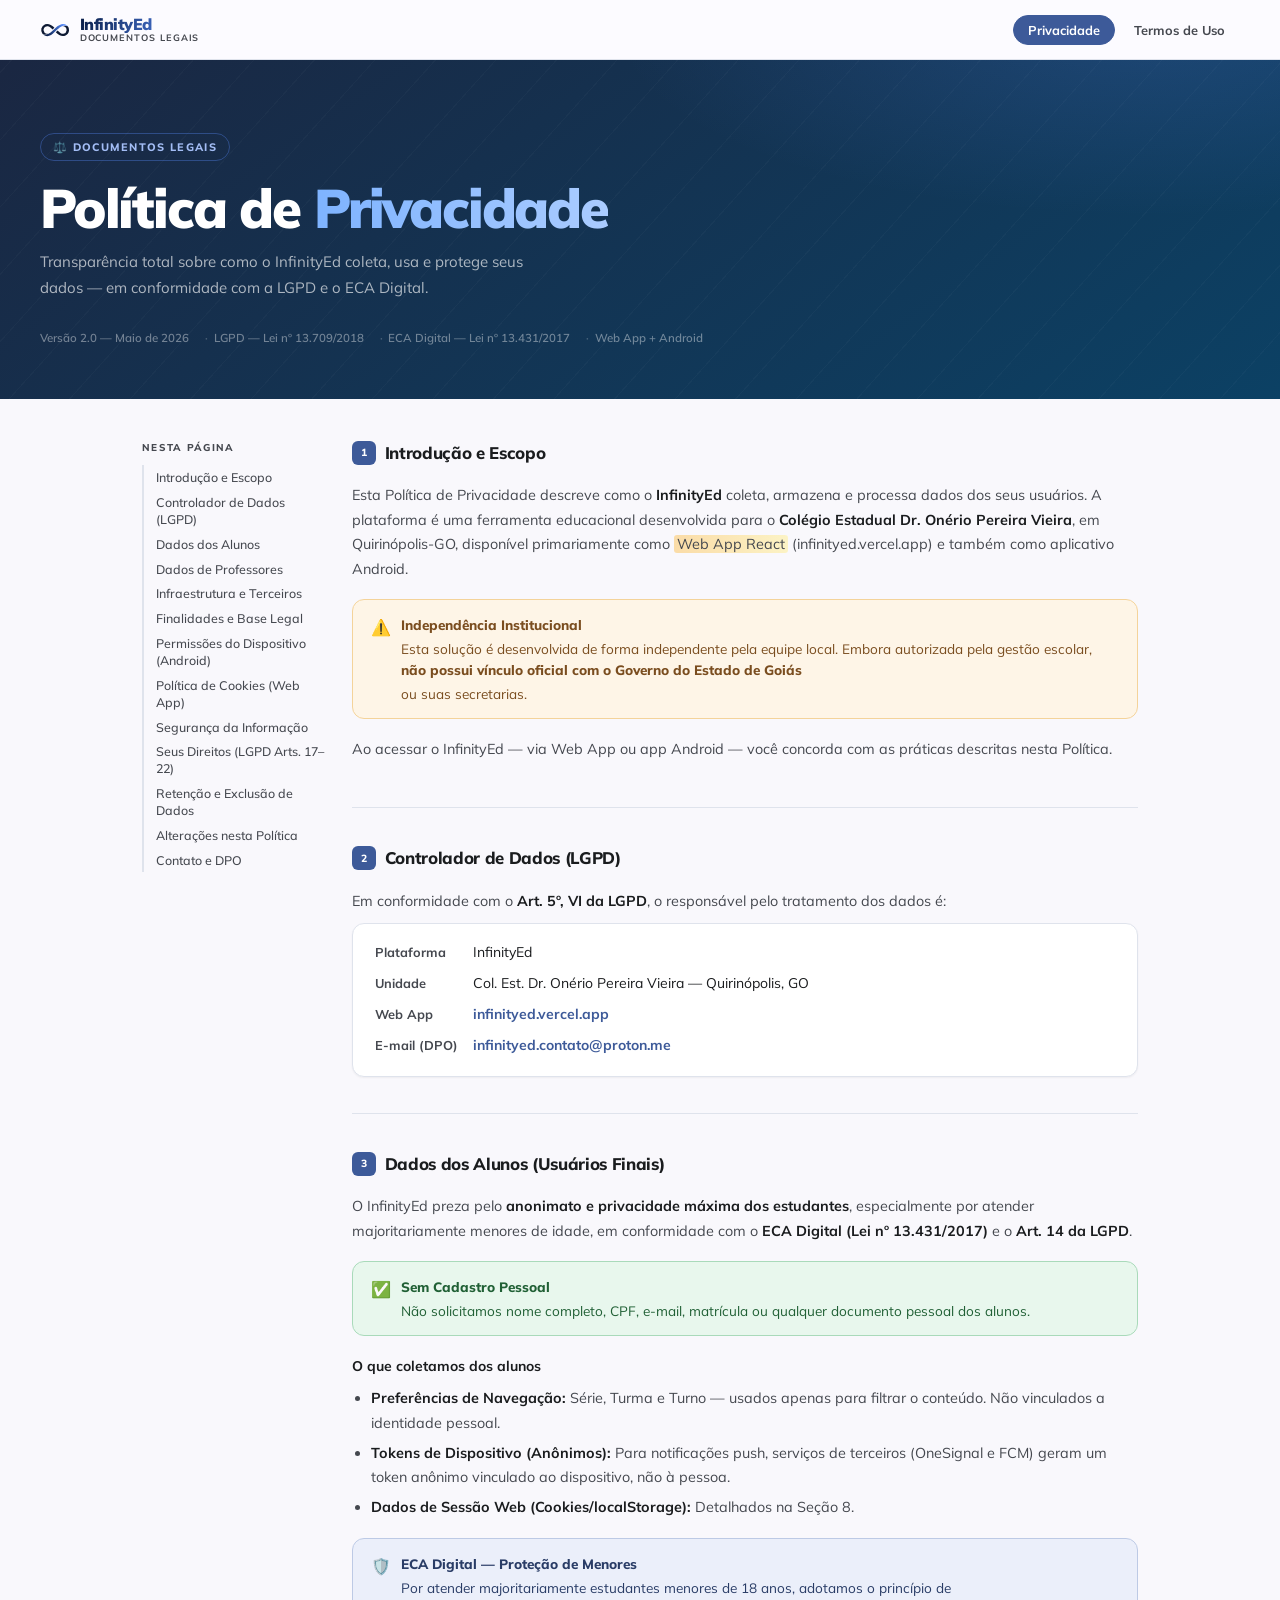
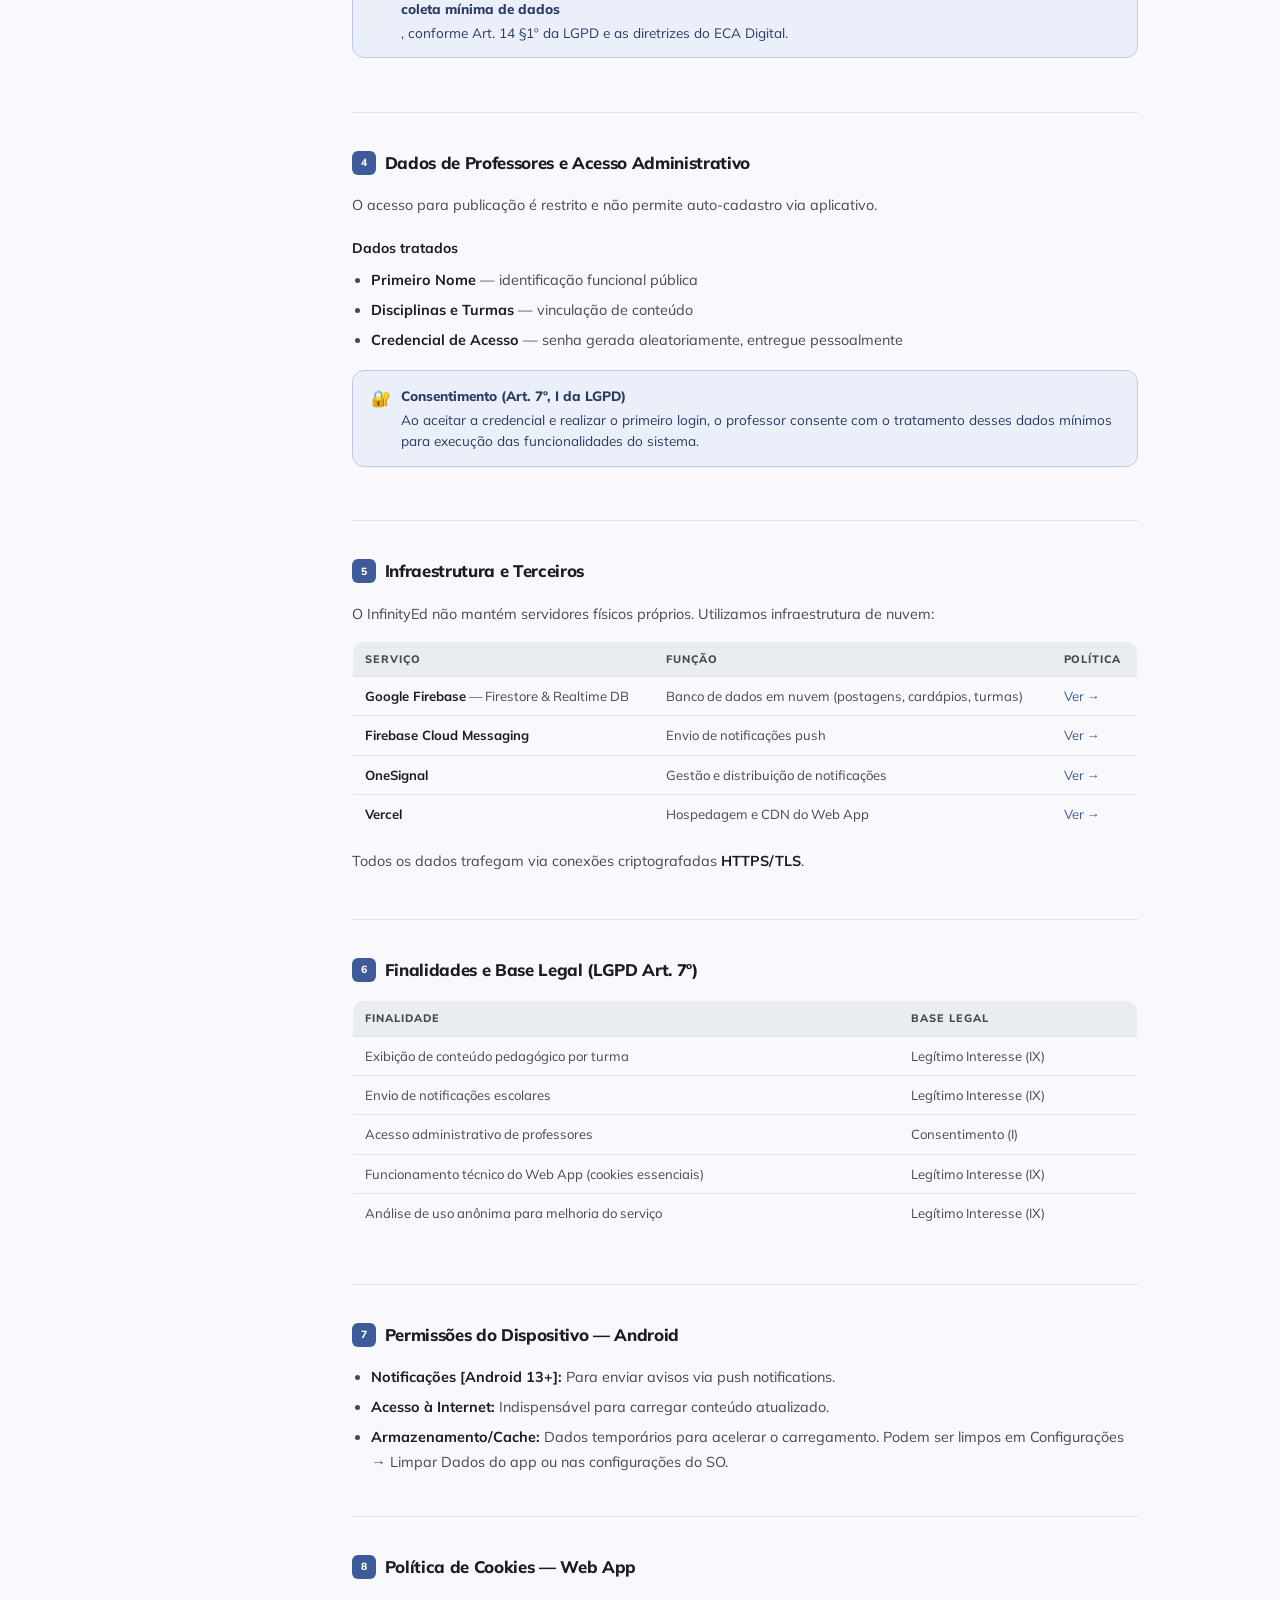
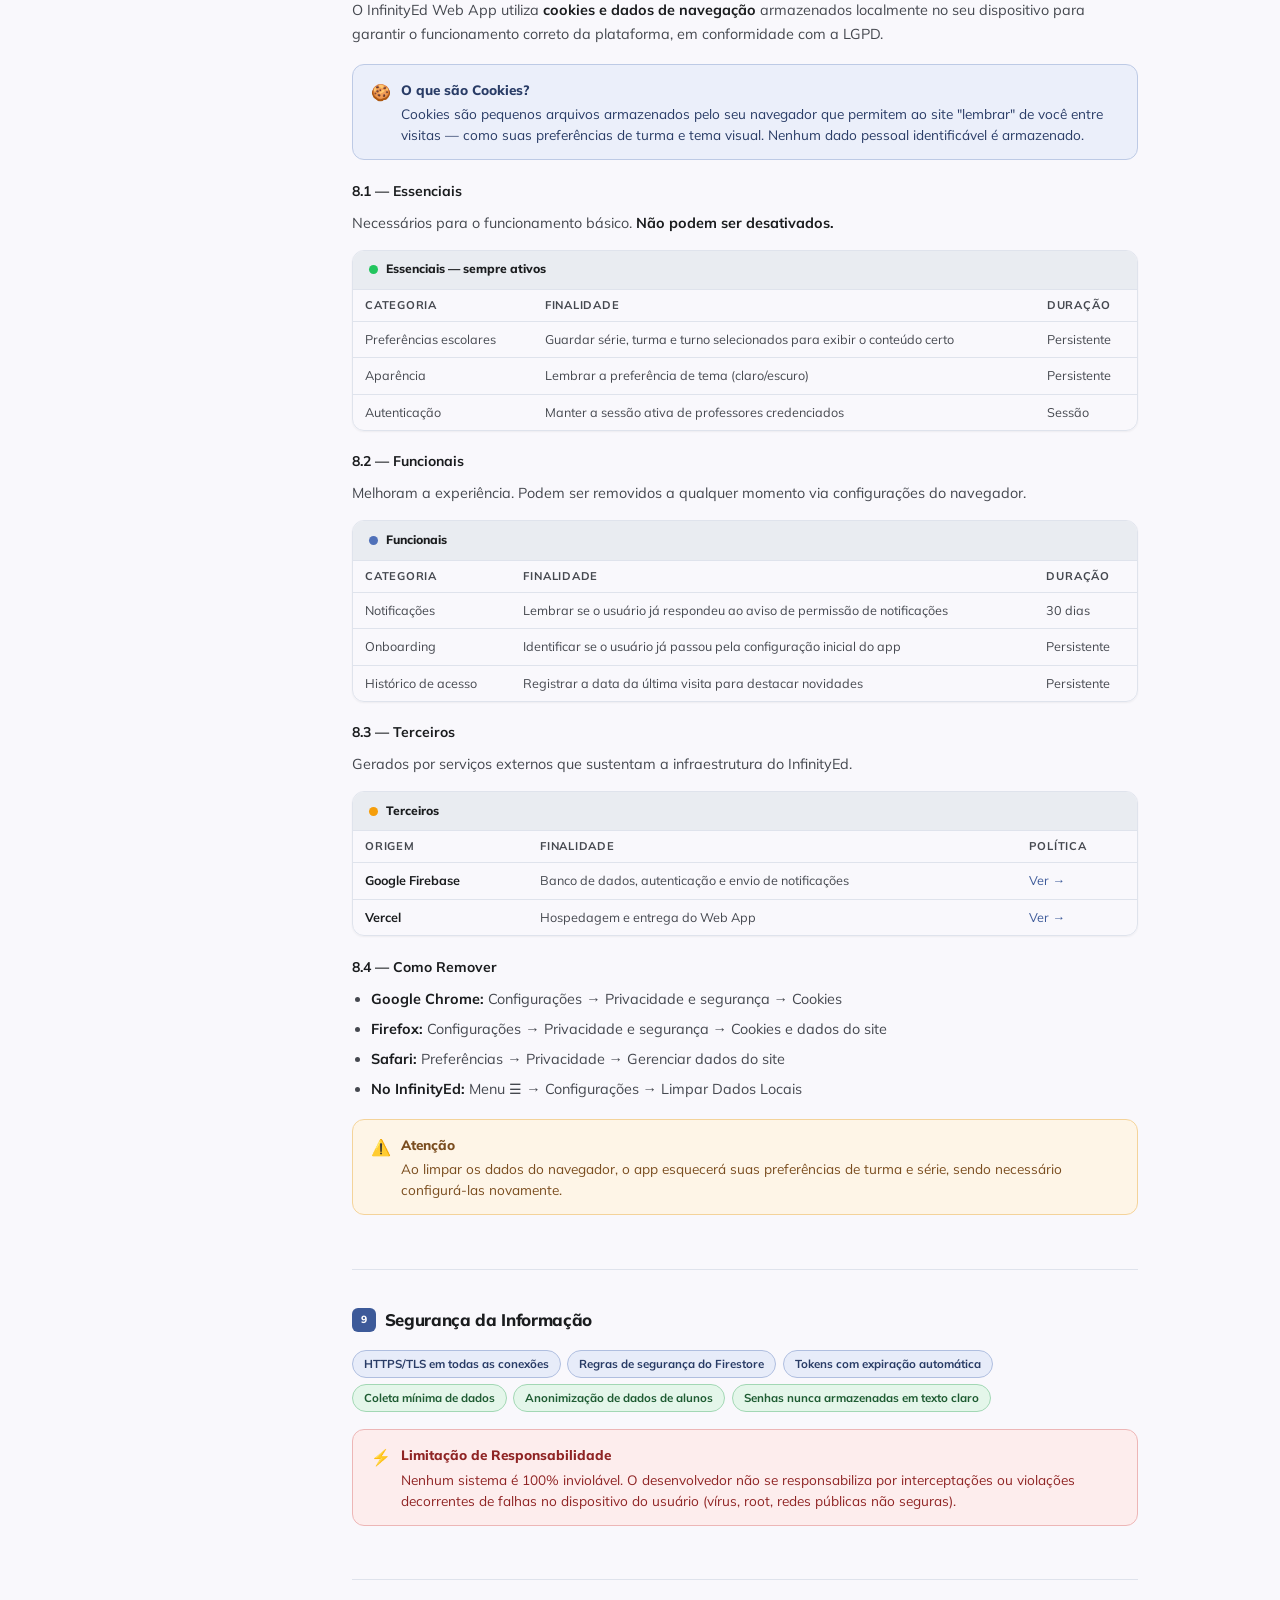
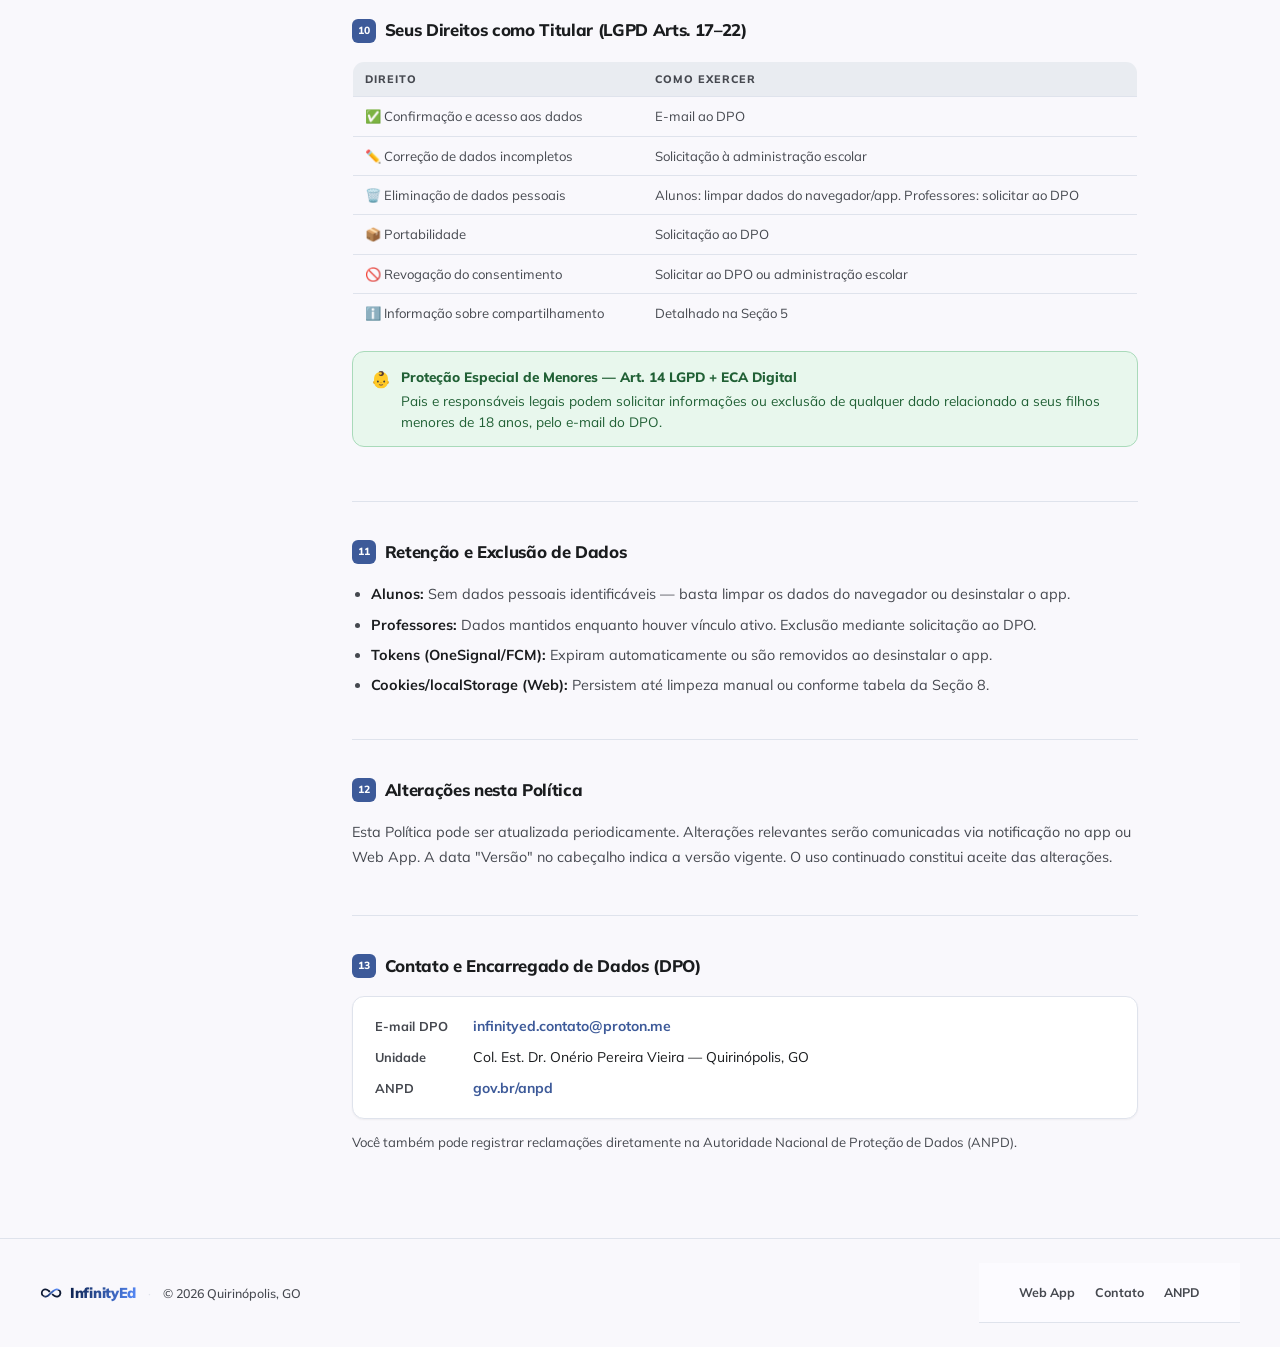
<file: politicaprivacidade-e-termos/index.html>
<!DOCTYPE html>
<html lang="pt-BR">
<head>
  <meta charset="UTF-8" />
  <meta name="viewport" content="width=device-width, initial-scale=1.0" />
  <title>InfinityEd — Documentos Legais</title>
  <link rel="icon" type="image/svg+xml" href="assets/logo.svg" />
  <link rel="stylesheet" href="css/style.css" />
</head>
<body>

<!-- NAV -->
<nav>
  <a class="nav-logo" href="https://infinityed.vercel.app" target="_blank" rel="noopener">
    <img src="assets/logo.svg" alt="InfinityEd logo" width="30" height="30" />
    <div class="nav-logo-text">
      <span class="nav-logo-name">InfinityEd</span>
      <span class="nav-logo-sub">Documentos Legais</span>
    </div>
  </a>
  <ul class="nav-tabs">
    <li><button class="active" onclick="showPage('privacy', this)">Privacidade</button></li>
    <li><button onclick="showPage('terms', this)">Termos de Uso</button></li>
  </ul>
</nav>

<!-- HERO -->
<div class="hero">
  <div class="hero-inner">
    <div class="hero-badge">⚖️ Documentos Legais</div>
    <h1 id="heroTitle">Política de <em>Privacidade</em></h1>
    <p id="heroSub">Transparência total sobre como o InfinityEd coleta, usa e protege seus dados — em conformidade com a LGPD e o ECA Digital.</p>
    <div class="hero-meta">
      <span>Versão 2.0 — Maio de 2026</span>
      <span>LGPD — Lei nº 13.709/2018</span>
      <span>ECA Digital — Lei nº 13.431/2017</span>
      <span>Web App + Android</span>
    </div>
  </div>
</div>

<!-- LAYOUT -->
<div class="layout">
  <aside class="sidebar">
    <div class="toc-label">Nesta página</div>
    <ul class="toc-list" id="tocList"></ul>
  </aside>

  <main>

    <!-- ════════════════════════════════════
         POLÍTICA DE PRIVACIDADE
    ════════════════════════════════════ -->
    <div id="privacy" class="page active">

      <div class="section-block" data-toc="Introdução e Escopo">
        <h2><span class="num">1</span> Introdução e Escopo</h2>
        <p>Esta Política de Privacidade descreve como o <strong>InfinityEd</strong> coleta, armazena e processa dados dos seus usuários. A plataforma é uma ferramenta educacional desenvolvida para o <strong>Colégio Estadual Dr. Onério Pereira Vieira</strong>, em Quirinópolis-GO, disponível primariamente como <mark>Web App React</mark> (infinityed.vercel.app) e também como aplicativo Android.</p>
        <div class="callout warn">
          <span class="callout-icon">⚠️</span>
          <div><strong>Independência Institucional</strong>Esta solução é desenvolvida de forma independente pela equipe local. Embora autorizada pela gestão escolar, <strong>não possui vínculo oficial com o Governo do Estado de Goiás</strong> ou suas secretarias.</div>
        </div>
        <p>Ao acessar o InfinityEd — via Web App ou app Android — você concorda com as práticas descritas nesta Política.</p>
      </div>

      <div class="section-block" data-toc="Controlador de Dados (LGPD)">
        <h2><span class="num">2</span> Controlador de Dados (LGPD)</h2>
        <p>Em conformidade com o <strong>Art. 5º, VI da LGPD</strong>, o responsável pelo tratamento dos dados é:</p>
        <div class="contact-card">
          <div class="contact-row"><span class="contact-label">Plataforma</span><span>InfinityEd</span></div>
          <div class="contact-row"><span class="contact-label">Unidade</span><span>Col. Est. Dr. Onério Pereira Vieira — Quirinópolis, GO</span></div>
          <div class="contact-row"><span class="contact-label">Web App</span><a href="https://infinityed.vercel.app" target="_blank" rel="noopener">infinityed.vercel.app</a></div>
          <div class="contact-row"><span class="contact-label">E-mail (DPO)</span><a href="mailto:infinityed.contato@proton.me">infinityed.contato@proton.me</a></div>
        </div>
      </div>

      <div class="section-block" data-toc="Dados dos Alunos">
        <h2><span class="num">3</span> Dados dos Alunos (Usuários Finais)</h2>
        <p>O InfinityEd preza pelo <strong>anonimato e privacidade máxima dos estudantes</strong>, especialmente por atender majoritariamente menores de idade, em conformidade com o <strong>ECA Digital (Lei nº 13.431/2017)</strong> e o <strong>Art. 14 da LGPD</strong>.</p>
        <div class="callout success">
          <span class="callout-icon">✅</span>
          <div><strong>Sem Cadastro Pessoal</strong>Não solicitamos nome completo, CPF, e-mail, matrícula ou qualquer documento pessoal dos alunos.</div>
        </div>
        <h3>O que coletamos dos alunos</h3>
        <ul>
          <li><strong>Preferências de Navegação:</strong> Série, Turma e Turno — usados apenas para filtrar o conteúdo. Não vinculados a identidade pessoal.</li>
          <li><strong>Tokens de Dispositivo (Anônimos):</strong> Para notificações push, serviços de terceiros (OneSignal e FCM) geram um token anônimo vinculado ao dispositivo, não à pessoa.</li>
          <li><strong>Dados de Sessão Web (Cookies/localStorage):</strong> Detalhados na Seção 8.</li>
        </ul>
        <div class="callout info">
          <span class="callout-icon">🛡️</span>
          <div><strong>ECA Digital — Proteção de Menores</strong>Por atender majoritariamente estudantes menores de 18 anos, adotamos o princípio de <strong>coleta mínima de dados</strong>, conforme Art. 14 §1º da LGPD e as diretrizes do ECA Digital.</div>
        </div>
      </div>

      <div class="section-block" data-toc="Dados de Professores">
        <h2><span class="num">4</span> Dados de Professores e Acesso Administrativo</h2>
        <p>O acesso para publicação é restrito e não permite auto-cadastro via aplicativo.</p>
        <h3>Dados tratados</h3>
        <ul>
          <li><strong>Primeiro Nome</strong> — identificação funcional pública</li>
          <li><strong>Disciplinas e Turmas</strong> — vinculação de conteúdo</li>
          <li><strong>Credencial de Acesso</strong> — senha gerada aleatoriamente, entregue pessoalmente</li>
        </ul>
        <div class="callout info">
          <span class="callout-icon">🔐</span>
          <div><strong>Consentimento (Art. 7º, I da LGPD)</strong>Ao aceitar a credencial e realizar o primeiro login, o professor consente com o tratamento desses dados mínimos para execução das funcionalidades do sistema.</div>
        </div>
      </div>

      <div class="section-block" data-toc="Infraestrutura e Terceiros">
        <h2><span class="num">5</span> Infraestrutura e Terceiros</h2>
        <p>O InfinityEd não mantém servidores físicos próprios. Utilizamos infraestrutura de nuvem:</p>
        <table class="data-table">
          <thead><tr><th>Serviço</th><th>Função</th><th>Política</th></tr></thead>
          <tbody>
            <tr><td><strong>Google Firebase</strong> — Firestore &amp; Realtime DB</td><td>Banco de dados em nuvem (postagens, cardápios, turmas)</td><td><a href="https://policies.google.com/privacy" target="_blank" rel="noopener">Ver →</a></td></tr>
            <tr><td><strong>Firebase Cloud Messaging</strong></td><td>Envio de notificações push</td><td><a href="https://policies.google.com/privacy" target="_blank" rel="noopener">Ver →</a></td></tr>
            <tr><td><strong>OneSignal</strong></td><td>Gestão e distribuição de notificações</td><td><a href="https://onesignal.com/privacy_policy" target="_blank" rel="noopener">Ver →</a></td></tr>
            <tr><td><strong>Vercel</strong></td><td>Hospedagem e CDN do Web App</td><td><a href="https://vercel.com/legal/privacy-policy" target="_blank" rel="noopener">Ver →</a></td></tr>
          </tbody>
        </table>
        <p>Todos os dados trafegam via conexões criptografadas <strong>HTTPS/TLS</strong>.</p>
      </div>

      <div class="section-block" data-toc="Finalidades e Base Legal">
        <h2><span class="num">6</span> Finalidades e Base Legal (LGPD Art. 7º)</h2>
        <table class="data-table">
          <thead><tr><th>Finalidade</th><th>Base Legal</th></tr></thead>
          <tbody>
            <tr><td>Exibição de conteúdo pedagógico por turma</td><td>Legítimo Interesse (IX)</td></tr>
            <tr><td>Envio de notificações escolares</td><td>Legítimo Interesse (IX)</td></tr>
            <tr><td>Acesso administrativo de professores</td><td>Consentimento (I)</td></tr>
            <tr><td>Funcionamento técnico do Web App (cookies essenciais)</td><td>Legítimo Interesse (IX)</td></tr>
            <tr><td>Análise de uso anônima para melhoria do serviço</td><td>Legítimo Interesse (IX)</td></tr>
          </tbody>
        </table>
      </div>

      <div class="section-block" data-toc="Permissões do Dispositivo (Android)">
        <h2><span class="num">7</span> Permissões do Dispositivo — Android</h2>
        <ul>
          <li><strong>Notificações [Android 13+]:</strong> Para enviar avisos via push notifications.</li>
          <li><strong>Acesso à Internet:</strong> Indispensável para carregar conteúdo atualizado.</li>
          <li><strong>Armazenamento/Cache:</strong> Dados temporários para acelerar o carregamento. Podem ser limpos em Configurações → Limpar Dados do app ou nas configurações do SO.</li>
        </ul>
      </div>

      <div class="section-block" data-toc="Política de Cookies (Web App)">
        <h2><span class="num">8</span> Política de Cookies — Web App</h2>
        <p>O InfinityEd Web App utiliza <strong>cookies e dados de navegação</strong> armazenados localmente no seu dispositivo para garantir o funcionamento correto da plataforma, em conformidade com a LGPD.</p>
        <div class="callout info">
          <span class="callout-icon">🍪</span>
          <div><strong>O que são Cookies?</strong>Cookies são pequenos arquivos armazenados pelo seu navegador que permitem ao site "lembrar" de você entre visitas — como suas preferências de turma e tema visual. Nenhum dado pessoal identificável é armazenado.</div>
        </div>

        <h3>8.1 — Essenciais</h3>
        <p>Necessários para o funcionamento básico. <strong>Não podem ser desativados.</strong></p>
        <div class="cookie-card">
          <div class="cookie-card-header"><span class="cookie-dot essential"></span> Essenciais — sempre ativos</div>
          <table>
            <thead><tr><th>Categoria</th><th>Finalidade</th><th>Duração</th></tr></thead>
            <tbody>
              <tr><td>Preferências escolares</td><td>Guardar série, turma e turno selecionados para exibir o conteúdo certo</td><td>Persistente</td></tr>
              <tr><td>Aparência</td><td>Lembrar a preferência de tema (claro/escuro)</td><td>Persistente</td></tr>
              <tr><td>Autenticação</td><td>Manter a sessão ativa de professores credenciados</td><td>Sessão</td></tr>
            </tbody>
          </table>
        </div>

        <h3>8.2 — Funcionais</h3>
        <p>Melhoram a experiência. Podem ser removidos a qualquer momento via configurações do navegador.</p>
        <div class="cookie-card">
          <div class="cookie-card-header"><span class="cookie-dot functional"></span> Funcionais</div>
          <table>
            <thead><tr><th>Categoria</th><th>Finalidade</th><th>Duração</th></tr></thead>
            <tbody>
              <tr><td>Notificações</td><td>Lembrar se o usuário já respondeu ao aviso de permissão de notificações</td><td>30 dias</td></tr>
              <tr><td>Onboarding</td><td>Identificar se o usuário já passou pela configuração inicial do app</td><td>Persistente</td></tr>
              <tr><td>Histórico de acesso</td><td>Registrar a data da última visita para destacar novidades</td><td>Persistente</td></tr>
            </tbody>
          </table>
        </div>

        <h3>8.3 — Terceiros</h3>
        <p>Gerados por serviços externos que sustentam a infraestrutura do InfinityEd.</p>
        <div class="cookie-card">
          <div class="cookie-card-header"><span class="cookie-dot third"></span> Terceiros</div>
          <table>
            <thead><tr><th>Origem</th><th>Finalidade</th><th>Política</th></tr></thead>
            <tbody>
              <tr><td><strong>Google Firebase</strong></td><td>Banco de dados, autenticação e envio de notificações</td><td><a href="https://policies.google.com/privacy" target="_blank" rel="noopener">Ver →</a></td></tr>
              <tr><td><strong>Vercel</strong></td><td>Hospedagem e entrega do Web App</td><td><a href="https://vercel.com/legal/privacy-policy" target="_blank" rel="noopener">Ver →</a></td></tr>
            </tbody>
          </table>
        </div>

        <h3>8.4 — Como Remover</h3>
        <ul>
          <li><strong>Google Chrome:</strong> Configurações → Privacidade e segurança → Cookies</li>
          <li><strong>Firefox:</strong> Configurações → Privacidade e segurança → Cookies e dados do site</li>
          <li><strong>Safari:</strong> Preferências → Privacidade → Gerenciar dados do site</li>
          <li><strong>No InfinityEd:</strong> Menu ☰ → Configurações → Limpar Dados Locais</li>
        </ul>
        <div class="callout warn">
          <span class="callout-icon">⚠️</span>
          <div><strong>Atenção</strong>Ao limpar os dados do navegador, o app esquecerá suas preferências de turma e série, sendo necessário configurá-las novamente.</div>
        </div>
      </div>

      <div class="section-block" data-toc="Segurança da Informação">
        <h2><span class="num">9</span> Segurança da Informação</h2>
        <div class="pill-grid">
          <span class="pill blue">HTTPS/TLS em todas as conexões</span>
          <span class="pill blue">Regras de segurança do Firestore</span>
          <span class="pill blue">Tokens com expiração automática</span>
          <span class="pill green">Coleta mínima de dados</span>
          <span class="pill green">Anonimização de dados de alunos</span>
          <span class="pill green">Senhas nunca armazenadas em texto claro</span>
        </div>
        <div class="callout danger">
          <span class="callout-icon">⚡</span>
          <div><strong>Limitação de Responsabilidade</strong>Nenhum sistema é 100% inviolável. O desenvolvedor não se responsabiliza por interceptações ou violações decorrentes de falhas no dispositivo do usuário (vírus, root, redes públicas não seguras).</div>
        </div>
      </div>

      <div class="section-block" data-toc="Seus Direitos (LGPD Arts. 17–22)">
        <h2><span class="num">10</span> Seus Direitos como Titular (LGPD Arts. 17–22)</h2>
        <table class="data-table">
          <thead><tr><th>Direito</th><th>Como exercer</th></tr></thead>
          <tbody>
            <tr><td>✅ Confirmação e acesso aos dados</td><td>E-mail ao DPO</td></tr>
            <tr><td>✏️ Correção de dados incompletos</td><td>Solicitação à administração escolar</td></tr>
            <tr><td>🗑️ Eliminação de dados pessoais</td><td>Alunos: limpar dados do navegador/app. Professores: solicitar ao DPO</td></tr>
            <tr><td>📦 Portabilidade</td><td>Solicitação ao DPO</td></tr>
            <tr><td>🚫 Revogação do consentimento</td><td>Solicitar ao DPO ou administração escolar</td></tr>
            <tr><td>ℹ️ Informação sobre compartilhamento</td><td>Detalhado na Seção 5</td></tr>
          </tbody>
        </table>
        <div class="callout success">
          <span class="callout-icon">👶</span>
          <div><strong>Proteção Especial de Menores — Art. 14 LGPD + ECA Digital</strong>Pais e responsáveis legais podem solicitar informações ou exclusão de qualquer dado relacionado a seus filhos menores de 18 anos, pelo e-mail do DPO.</div>
        </div>
      </div>

      <div class="section-block" data-toc="Retenção e Exclusão de Dados">
        <h2><span class="num">11</span> Retenção e Exclusão de Dados</h2>
        <ul>
          <li><strong>Alunos:</strong> Sem dados pessoais identificáveis — basta limpar os dados do navegador ou desinstalar o app.</li>
          <li><strong>Professores:</strong> Dados mantidos enquanto houver vínculo ativo. Exclusão mediante solicitação ao DPO.</li>
          <li><strong>Tokens (OneSignal/FCM):</strong> Expiram automaticamente ou são removidos ao desinstalar o app.</li>
          <li><strong>Cookies/localStorage (Web):</strong> Persistem até limpeza manual ou conforme tabela da Seção 8.</li>
        </ul>
      </div>

      <div class="section-block" data-toc="Alterações nesta Política">
        <h2><span class="num">12</span> Alterações nesta Política</h2>
        <p>Esta Política pode ser atualizada periodicamente. Alterações relevantes serão comunicadas via notificação no app ou Web App. A data "Versão" no cabeçalho indica a versão vigente. O uso continuado constitui aceite das alterações.</p>
      </div>

      <div class="section-block" data-toc="Contato e DPO">
        <h2><span class="num">13</span> Contato e Encarregado de Dados (DPO)</h2>
        <div class="contact-card">
          <div class="contact-row"><span class="contact-label">E-mail DPO</span><a href="mailto:infinityed.contato@proton.me">infinityed.contato@proton.me</a></div>
          <div class="contact-row"><span class="contact-label">Unidade</span><span>Col. Est. Dr. Onério Pereira Vieira — Quirinópolis, GO</span></div>
          <div class="contact-row"><span class="contact-label">ANPD</span><a href="https://www.gov.br/anpd" target="_blank" rel="noopener">gov.br/anpd</a></div>
        </div>
        <p style="margin-top:.7rem;font-size:.82rem;color:var(--muted-fg)">Você também pode registrar reclamações diretamente na Autoridade Nacional de Proteção de Dados (ANPD).</p>
      </div>

    </div><!-- /privacy -->

    <!-- ════════════════════════════════════
         TERMOS E CONDIÇÕES
    ════════════════════════════════════ -->
    <div id="terms" class="page">

      <div class="section-block" data-toc="Aceitação dos Termos">
        <h2><span class="num">1</span> Aceitação dos Termos</h2>
        <p>Ao acessar ou utilizar o <strong>InfinityEd</strong> — seja pelo Web App (<a href="https://infinityed.vercel.app" target="_blank" rel="noopener">infinityed.vercel.app</a>) ou pelo aplicativo Android — você declara ter lido, compreendido e concordado integralmente com estes Termos e Condições de Uso.</p>
        <div class="callout warn">
          <span class="callout-icon">⚠️</span>
          <div><strong>Menores de Idade</strong>O InfinityEd é destinado ao uso no ambiente escolar do Colégio Est. Dr. Onério Pereira Vieira. O uso por estudantes menores de 18 anos é autorizado no contexto educacional previsto, não exigindo consentimento parental para funcionalidades que não coletam dados pessoais identificáveis.</div>
        </div>
      </div>

      <div class="section-block" data-toc="Descrição do Serviço">
        <h2><span class="num">2</span> Descrição do Serviço</h2>
        <p>O InfinityEd é uma plataforma educacional digital que oferece:</p>
        <ul>
          <li>Visualização de <strong>horários de aulas e cardápio escolar</strong> por turma</li>
          <li>Acesso a <strong>comunicados, avisos e informações</strong> da unidade escolar</li>
          <li>Sistema de <strong>notificações push</strong> para eventos e novidades</li>
          <li>Painel administrativo restrito para <strong>professores e gestão</strong></li>
        </ul>
        <div class="pill-grid">
          <span class="pill blue">Web App React (principal)</span>
          <span class="pill orange">Android App</span>
          <span class="pill green">Uso Educacional Gratuito</span>
        </div>
      </div>

      <div class="section-block" data-toc="Uso Permitido">
        <h2><span class="num">3</span> Uso Permitido</h2>
        <p>O InfinityEd pode ser utilizado exclusivamente para finalidades educacionais e informativas no contexto da comunidade escolar:</p>
        <ul>
          <li>Consultar horários, cardápio e comunicados escolares</li>
          <li>Receber notificações sobre eventos e avisos da escola</li>
          <li>Publicar conteúdo educacional (exclusivo para professores credenciados)</li>
          <li>Compartilhar informações da plataforma entre membros da comunidade escolar</li>
        </ul>
      </div>

      <div class="section-block" data-toc="Usos Proibidos">
        <h2><span class="num">4</span> Usos Proibidos</h2>
        <p>É <strong>expressamente proibido</strong>:</p>
        <ul>
          <li>Utilizar o InfinityEd para fins comerciais, propaganda política ou religiosa</li>
          <li>Tentar acessar áreas restritas sem autorização</li>
          <li>Publicar conteúdo ofensivo, discriminatório, violento ou inapropriado ao ambiente escolar</li>
          <li>Compartilhar credenciais de acesso com terceiros não autorizados</li>
          <li>Fazer engenharia reversa, descompilar ou modificar o aplicativo</li>
          <li>Utilizar scripts automáticos, bots ou qualquer forma de acesso não humano</li>
          <li>Praticar qualquer ato que viole o <strong>ECA (Lei nº 8.069/1990)</strong> ou o <strong>ECA Digital</strong></li>
          <li>Coletar dados de outros usuários da plataforma</li>
        </ul>
        <div class="callout danger">
          <span class="callout-icon">🚫</span>
          <div><strong>Violações podem resultar em</strong> suspensão imediata do acesso, comunicação à direção escolar e, em casos graves, representação junto às autoridades competentes.</div>
        </div>
      </div>

      <div class="section-block" data-toc="Contas de Professor">
        <h2><span class="num">5</span> Contas de Professor e Acesso Administrativo</h2>
        <ul>
          <li>O cadastro é realizado <strong>exclusivamente pela administração do sistema</strong>.</li>
          <li>As credenciais são entregues pessoalmente e de forma confidencial.</li>
          <li>O professor é <strong>integralmente responsável</strong> pelo conteúdo publicado sob sua conta.</li>
          <li>Credenciais não devem ser compartilhadas. Em caso de comprometimento, comunicar imediatamente a administração.</li>
          <li>A administração pode revogar credenciais a qualquer momento, mediante justificativa.</li>
        </ul>
      </div>

      <div class="section-block" data-toc="Propriedade Intelectual">
        <h2><span class="num">6</span> Propriedade Intelectual</h2>
        <p>Todo o conteúdo do InfinityEd — código-fonte, design, marca, logo e funcionalidades — é propriedade da equipe de desenvolvimento. É proibida a reprodução, distribuição ou modificação sem autorização expressa por escrito.</p>
        <p>O conteúdo publicado por professores permanece de propriedade intelectual de seus respectivos autores, sendo o InfinityEd apenas o veículo de distribuição no contexto escolar.</p>
      </div>

      <div class="section-block" data-toc="Disponibilidade do Serviço">
        <h2><span class="num">7</span> Disponibilidade do Serviço</h2>
        <p>O InfinityEd se esforça para manter o serviço disponível, mas <strong>não garante disponibilidade ininterrupta</strong>. Podem ocorrer interrupções por manutenção programada, falhas em serviços de terceiros (Firebase, Vercel, OneSignal) ou casos de força maior.</p>
        <p>O InfinityEd é um projeto educacional sem fins lucrativos e, portanto, <strong>não oferece SLA formal</strong>.</p>
      </div>

      <div class="section-block" data-toc="Isenção de Responsabilidade">
        <h2><span class="num">8</span> Isenção de Responsabilidade</h2>
        <p>O InfinityEd não se responsabiliza por:</p>
        <ul>
          <li>Inexatidões em conteúdos publicados por professores ou gestão</li>
          <li>Perdas ou danos decorrentes do uso ou impossibilidade de uso do serviço</li>
          <li>Decisões tomadas com base exclusiva nas informações da plataforma</li>
          <li>Problemas técnicos no dispositivo ou conexão do usuário</li>
          <li>Conteúdo de sites de terceiros linkados na plataforma</li>
        </ul>
        <div class="callout info">
          <span class="callout-icon">ℹ️</span>
          <div>As informações têm caráter <strong>informativo e complementar</strong>. Em caso de dúvidas sobre avisos escolares, consulte sempre a secretaria ou coordenação do Colégio.</div>
        </div>
      </div>

      <div class="section-block" data-toc="Proteção de Menores (ECA)">
        <h2><span class="num">9</span> Proteção de Menores — ECA e ECA Digital</h2>
        <p>Em conformidade com o <strong>ECA (Lei nº 8.069/1990)</strong> e o <strong>ECA Digital (Lei nº 13.431/2017)</strong>:</p>
        <ul>
          <li>É proibida a publicação de qualquer conteúdo que viole os direitos de crianças e adolescentes</li>
          <li>É proibido conteúdo que exponha, identifique ou coloque em risco estudantes menores de idade</li>
          <li>Imagens ou informações que possam identificar alunos individualmente não devem ser publicadas</li>
          <li>Qualquer suspeita de uso da plataforma em prejuízo de menores deve ser comunicada à direção e às autoridades competentes</li>
        </ul>
        <div class="callout success">
          <span class="callout-icon">🛡️</span>
          <div><strong>Melhor Interesse do Menor</strong>O InfinityEd adota como princípio fundamental o <strong>melhor interesse da criança e do adolescente</strong> em todas as suas funcionalidades e decisões de design.</div>
        </div>
      </div>

      <div class="section-block" data-toc="Modificações nos Termos">
        <h2><span class="num">10</span> Modificações nos Termos</h2>
        <p>Reservamo-nos o direito de modificar estes Termos a qualquer momento. As alterações entram em vigor imediatamente após publicação. Para mudanças significativas, os usuários serão notificados pelo próprio aplicativo. O uso continuado implica aceite das modificações.</p>
      </div>

      <div class="section-block" data-toc="Lei Aplicável e Foro">
        <h2><span class="num">11</span> Lei Aplicável e Foro</h2>
        <p>Estes Termos são regidos pelas leis da República Federativa do Brasil, especialmente:</p>
        <ul>
          <li><strong>LGPD</strong> — Lei nº 13.709/2018</li>
          <li><strong>Marco Civil da Internet</strong> — Lei nº 12.965/2014</li>
          <li><strong>ECA</strong> — Lei nº 8.069/1990</li>
          <li><strong>ECA Digital</strong> — Lei nº 13.431/2017</li>
          <li><strong>CDC</strong> — Lei nº 8.078/1990 (quando aplicável)</li>
        </ul>
        <p>Fica eleito o foro da Comarca de <strong>Quirinópolis, Estado de Goiás</strong>, para dirimir quaisquer controvérsias.</p>
      </div>

      <div class="section-block" data-toc="Contato">
        <h2><span class="num">12</span> Contato</h2>
        <div class="contact-card">
          <div class="contact-row"><span class="contact-label">E-mail</span><a href="mailto:infinityed.contato@proton.me">infinityed.contato@proton.me</a></div>
          <div class="contact-row"><span class="contact-label">Plataforma</span><a href="https://infinityed.vercel.app" target="_blank" rel="noopener">infinityed.vercel.app</a></div>
          <div class="contact-row"><span class="contact-label">Unidade</span><span>Col. Est. Dr. Onério Pereira Vieira — Quirinópolis, GO</span></div>
        </div>
      </div>

    </div><!-- /terms -->

  </main>
</div>

<!-- FOOTER -->
<footer>
  <div class="footer-logo">
    <img src="assets/logo.svg" alt="InfinityEd logo" width="22" height="22" />
    <span class="footer-logo-name">InfinityEd</span>
    <span style="color:var(--border);margin:0 .25rem">·</span>
    <span style="font-weight:500;font-size:.78rem">© 2026 Quirinópolis, GO</span>
  </div>
  <nav class="footer-links">
    <a href="https://infinityed.vercel.app" target="_blank" rel="noopener">Web App</a>
    <a href="mailto:infinityed.contato@proton.me">Contato</a>
    <a href="https://www.gov.br/anpd" target="_blank" rel="noopener">ANPD</a>
  </nav>
</footer>

<button id="scrollTop" aria-label="Voltar ao topo" onclick="window.scrollTo({top:0,behavior:'smooth'})">↑</button>

<script src="js/main.js"></script>
</body>
</html>
</file>
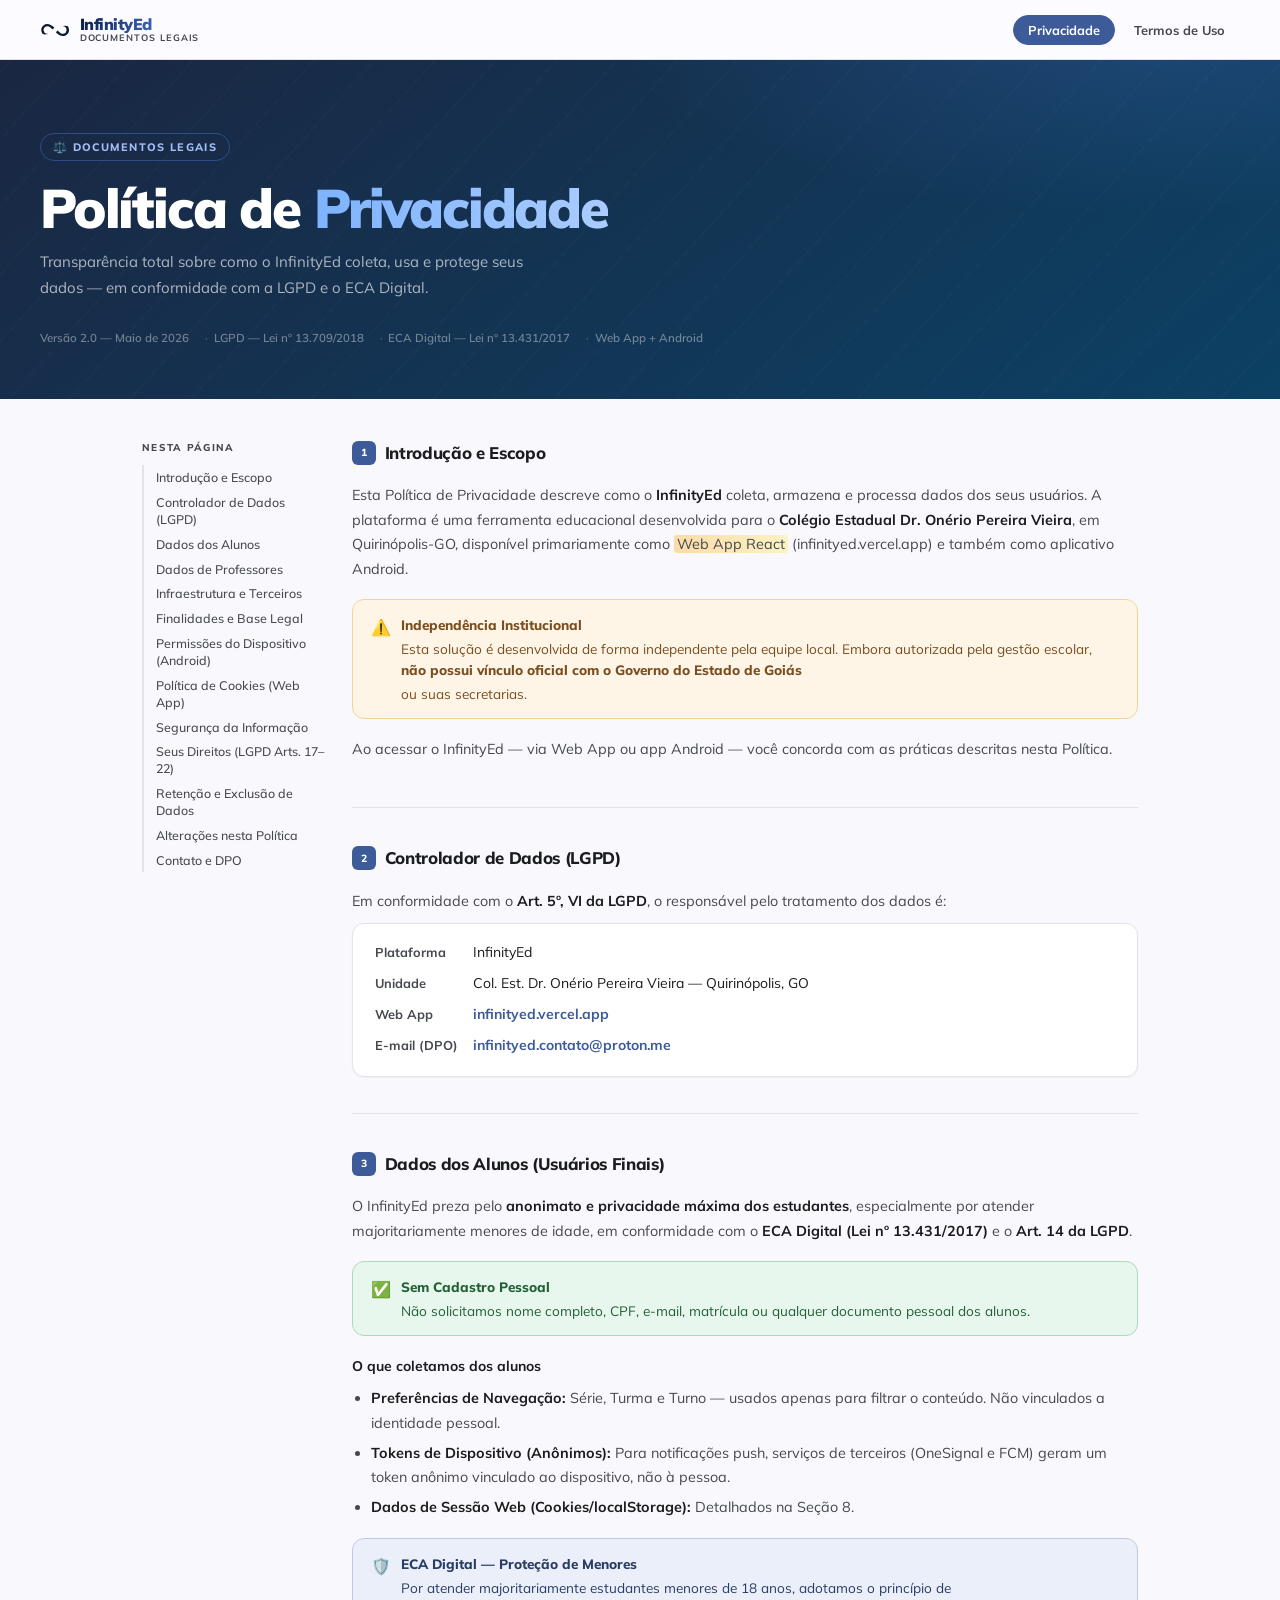
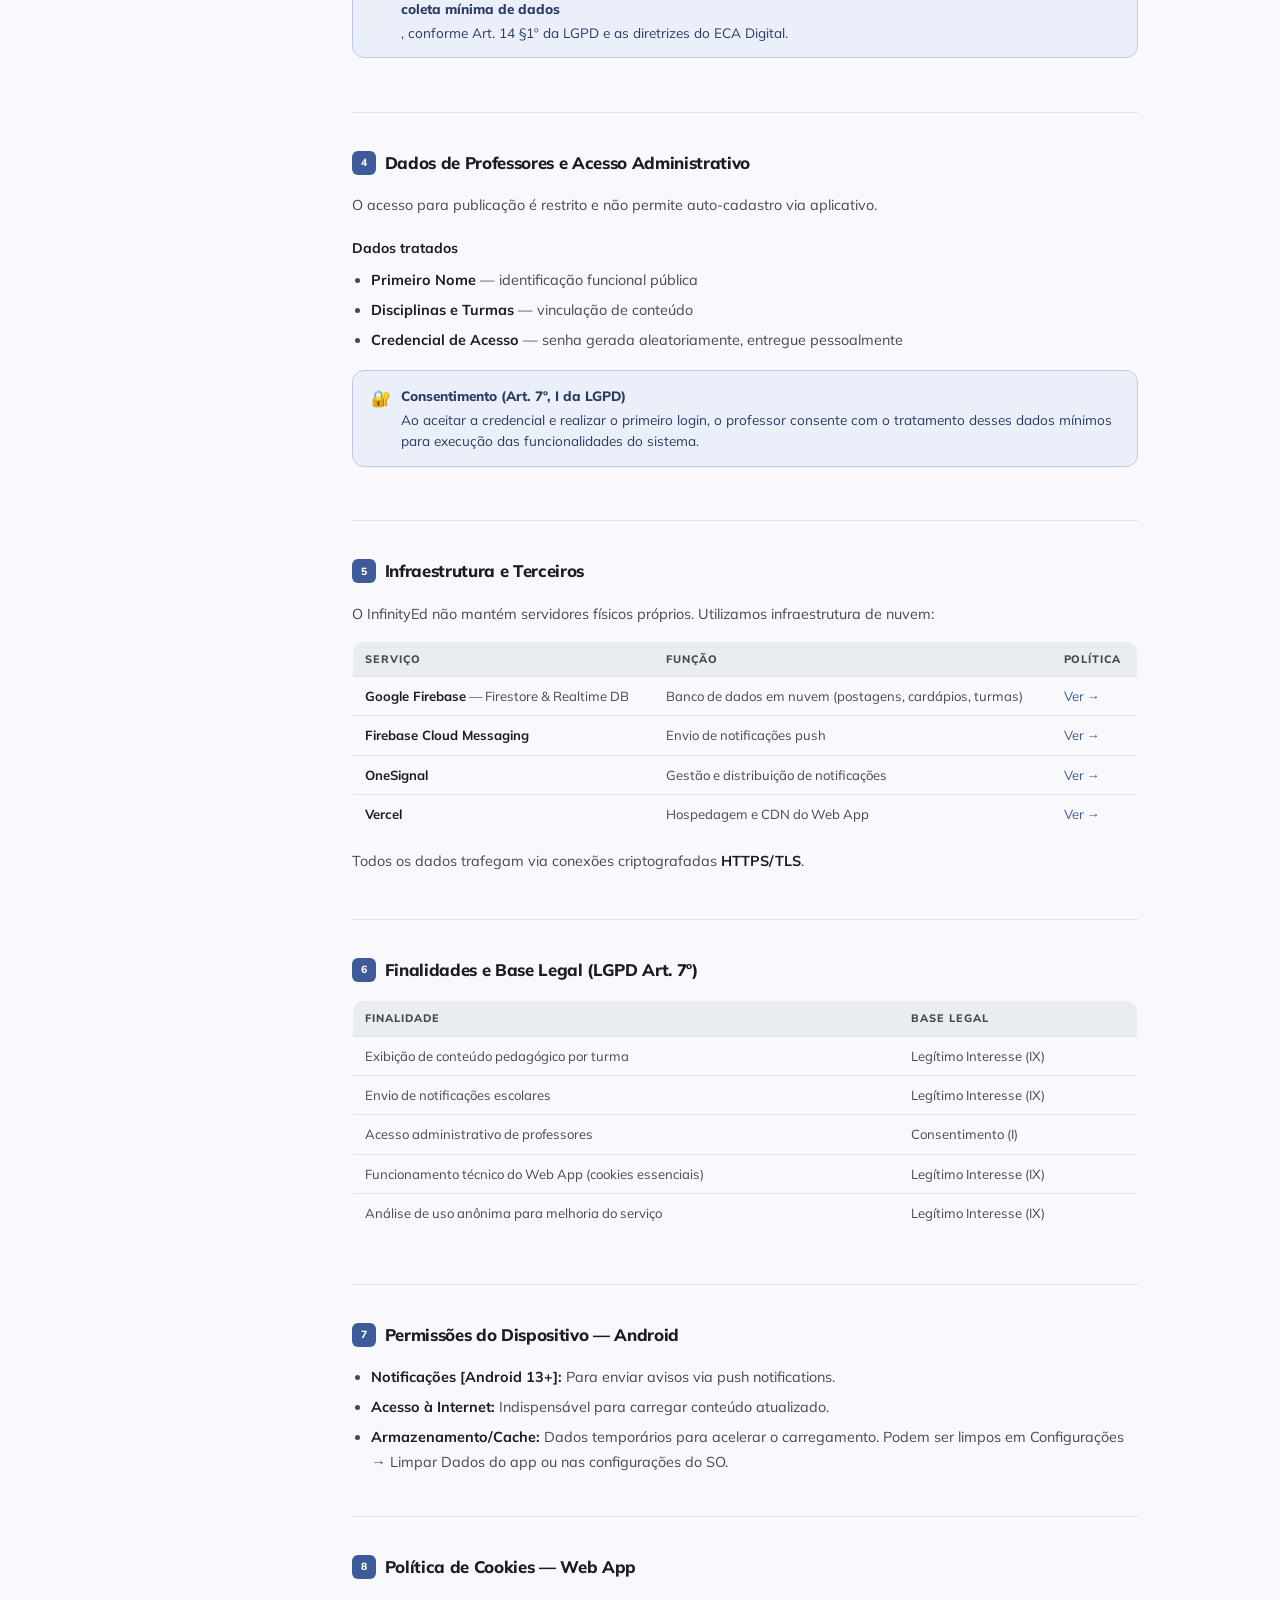
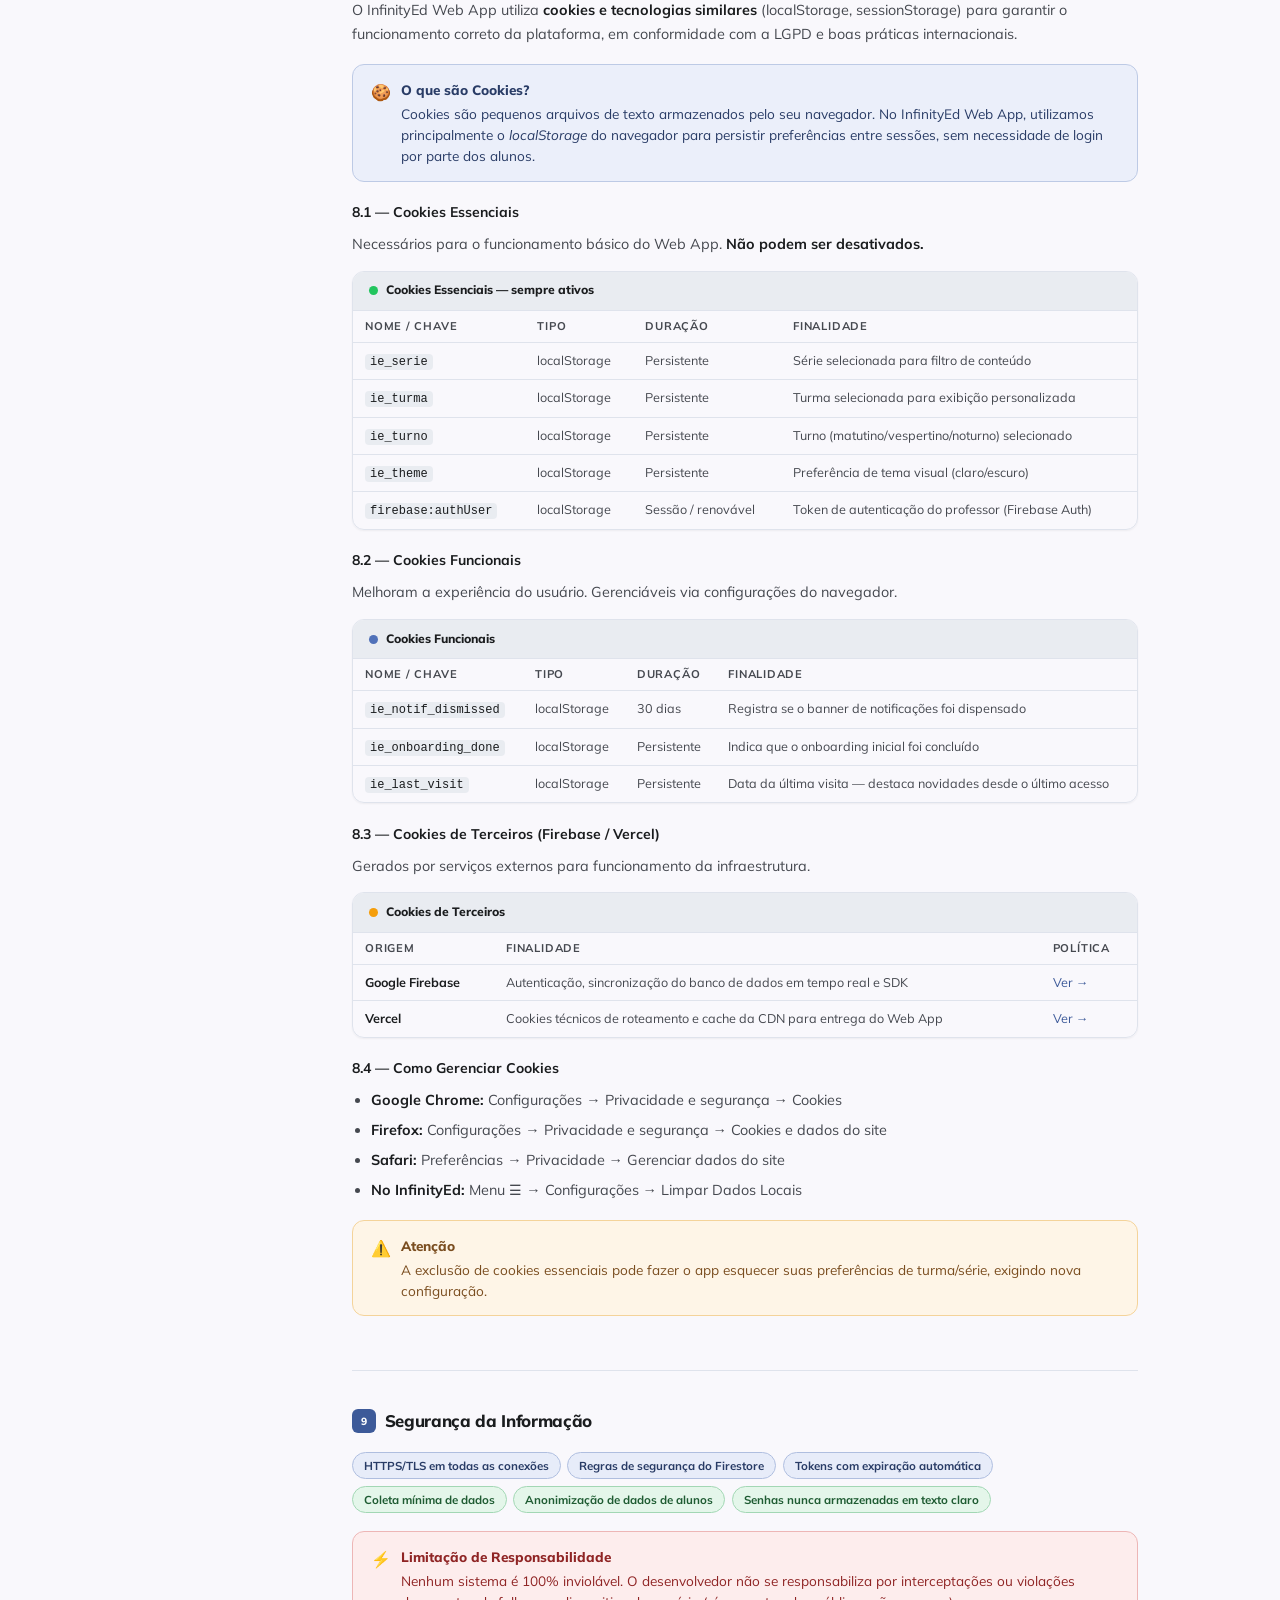
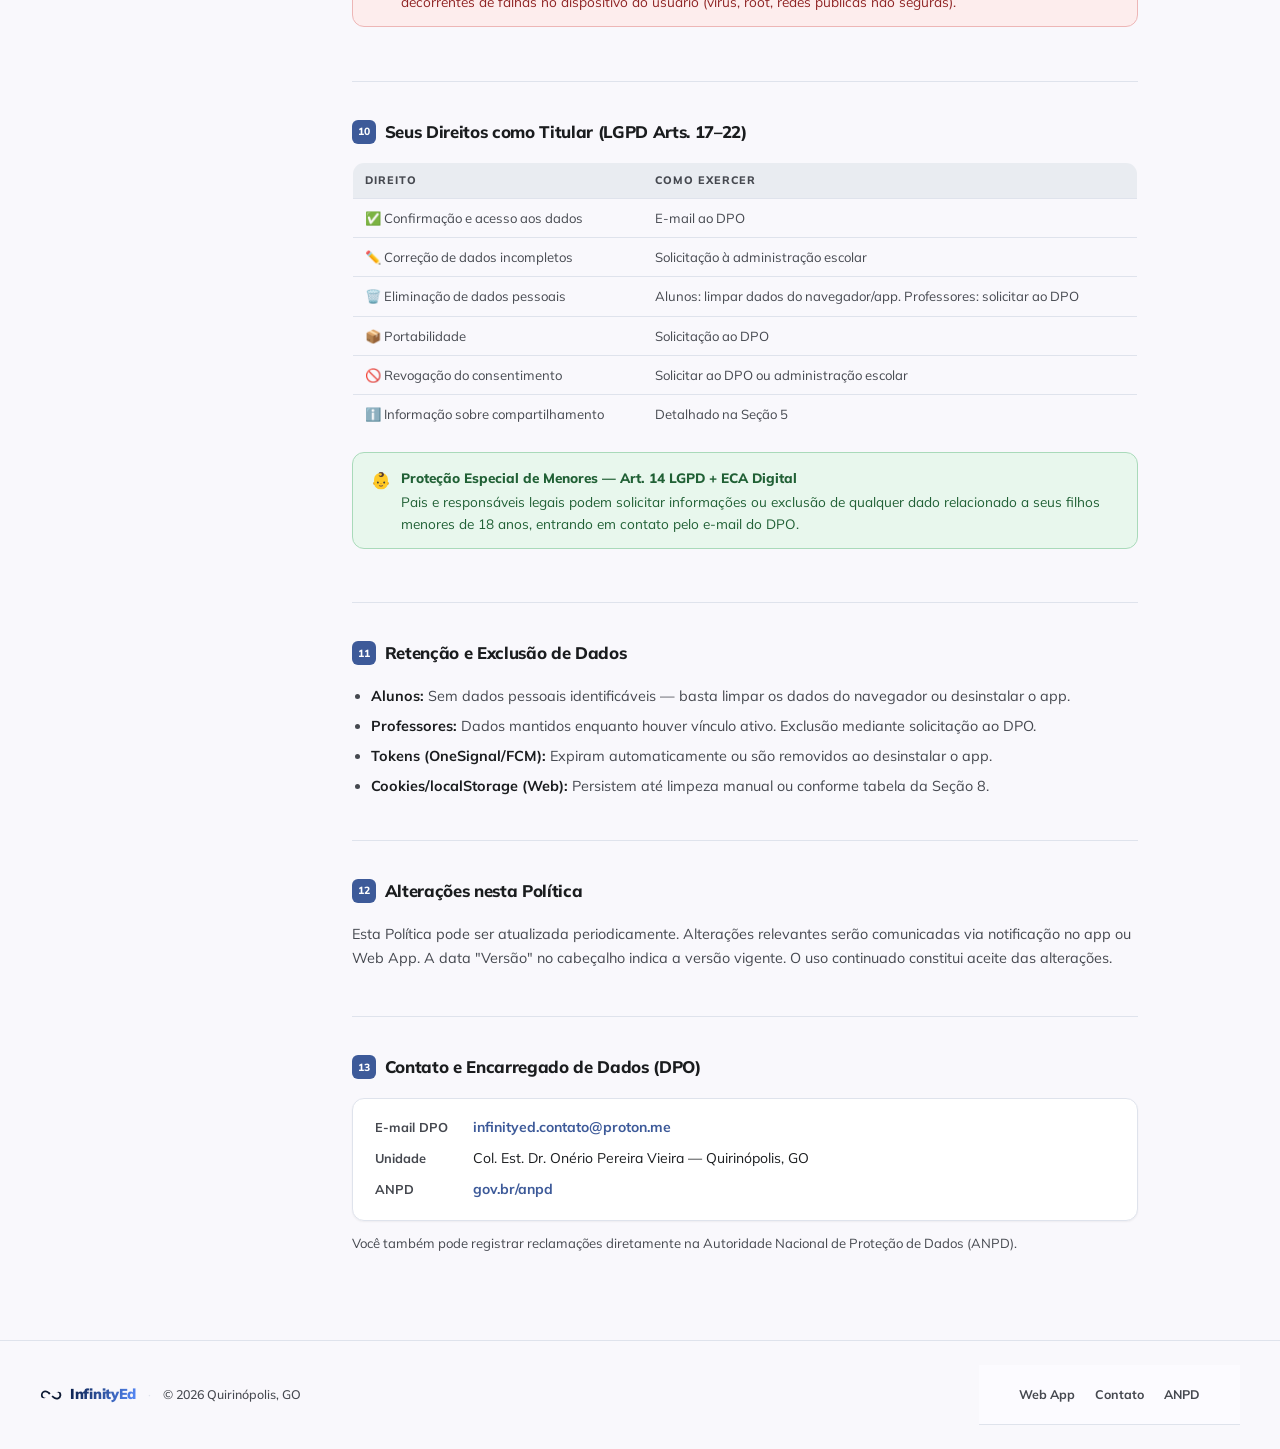
<file: politicaprivacidade-e-termos/infinityed-legal.html>
<!DOCTYPE html>
<html lang="pt-BR">
<head>
  <meta charset="UTF-8" />
  <meta name="viewport" content="width=device-width, initial-scale=1.0" />
  <title>InfinityEd — Documentos Legais</title>
  <link rel="preconnect" href="https://fonts.googleapis.com" />
  <link rel="preconnect" href="https://fonts.gstatic.com" crossorigin />
  <link href="https://fonts.googleapis.com/css2?family=Mulish:ital,wght@0,300;0,400;0,500;0,600;0,700;0,800;0,900;1,300&display=swap" rel="stylesheet" />
  <style>
    *, *::before, *::after { box-sizing: border-box; margin: 0; padding: 0; }
    :root {
      --bg: hsl(255,40%,98%);
      --fg: hsl(210,7%,11%);
      --primary: hsl(221,43%,42%);
      --primary-fg: hsl(0,0%,100%);
      --secondary: hsl(204,79%,29%);
      --muted: hsl(220,24%,93%);
      --muted-fg: hsl(224,7%,29%);
      --accent: hsl(221,34%,46%);
      --card: hsl(0,0%,100%);
      --card-border: hsl(220,24%,90%);
      --border: hsl(220,24%,90%);
      --destructive: hsl(0,84%,60%);
      --radius: 0.75rem;
      --nav-h: 60px;
      --font: 'Mulish', sans-serif;
      --shadow-sm: 0 1px 2px 0 rgb(0 0 0/.05);
      --shadow: 0 1px 3px 0 rgb(0 0 0/.10),0 1px 2px -1px rgb(0 0 0/.10);
      --shadow-md: 0 4px 6px -1px rgb(0 0 0/.10),0 2px 4px -2px rgb(0 0 0/.10);
    }
    html { scroll-behavior: smooth; }
    body { font-family: var(--font); background: var(--bg); color: var(--fg); line-height: 1.7; -webkit-font-smoothing: antialiased; }
    a { color: var(--primary); text-decoration: none; }
    a:hover { text-decoration: underline; }

    /* NAV */
    nav {
      position: sticky; top: 0; z-index: 100;
      height: var(--nav-h);
      background: rgba(252,251,255,0.92);
      backdrop-filter: blur(16px);
      border-bottom: 1px solid var(--border);
      display: flex; align-items: center;
      padding: 0 clamp(1rem,5vw,2.5rem);
      gap: 1.5rem;
    }
    .nav-logo { display: flex; align-items: center; gap: 0.6rem; text-decoration: none; color: var(--fg); margin-right: auto; }
    .nav-logo svg { width: 30px; height: 30px; flex-shrink: 0; }
    .nav-logo-text { display: flex; flex-direction: column; line-height: 1.15; }
    .nav-logo-name {
      font-weight: 900; font-size: 1rem; letter-spacing: -0.03em;
      background: linear-gradient(110deg,#081c46,#598eff);
      -webkit-background-clip: text; -webkit-text-fill-color: transparent; background-clip: text;
    }
    .nav-logo-sub { font-size: 0.58rem; font-weight: 700; letter-spacing: 0.1em; text-transform: uppercase; color: var(--muted-fg); }
    .nav-tabs { display: flex; gap: 0.25rem; list-style: none; }
    .nav-tabs button {
      font-family: var(--font); font-size: 0.8rem; font-weight: 700;
      padding: 6px 14px; border-radius: 999px;
      border: 1px solid transparent; background: none; color: var(--muted-fg);
      cursor: pointer; transition: all .18s; white-space: nowrap;
    }
    .nav-tabs button:hover { background: var(--muted); color: var(--fg); }
    .nav-tabs button.active { background: var(--primary); color: var(--primary-fg); border-color: var(--primary); }
    @media (max-width: 480px) {
      .nav-tabs button { font-size: 0.72rem; padding: 5px 10px; }
      .nav-logo-sub { display: none; }
    }

    /* HERO */
    .hero {
      background: linear-gradient(145deg,hsl(221,43%,18%) 0%,hsl(204,79%,22%) 100%);
      color: #fff;
      padding: clamp(2.5rem,6vw,4.5rem) clamp(1rem,5vw,2.5rem) clamp(2rem,4vw,3.5rem);
      position: relative; overflow: hidden;
    }
    .hero::after {
      content: ''; position: absolute; inset: 0; pointer-events: none;
      background: radial-gradient(ellipse 60% 80% at 90% -10%,rgba(89,142,255,.18) 0%,transparent 70%),
        repeating-linear-gradient(-48deg,transparent,transparent 44px,rgba(255,255,255,.025) 44px,rgba(255,255,255,.025) 45px);
    }
    .hero-inner { position: relative; z-index: 1; max-width: 820px; }
    .hero-badge {
      display: inline-flex; align-items: center; gap: 0.4rem;
      font-size: 0.68rem; font-weight: 800; letter-spacing: 0.12em; text-transform: uppercase;
      color: hsl(221,80%,80%); border: 1px solid rgba(89,142,255,.35);
      border-radius: 999px; padding: 4px 12px; margin-bottom: 1.1rem;
    }
    .hero h1 { font-family: var(--font); font-weight: 900; font-size: clamp(1.9rem,5vw,3.4rem); line-height: 1.08; letter-spacing: -0.04em; margin-bottom: 0.7rem; }
    .hero h1 em { font-style: normal; background: linear-gradient(90deg,#7eb3ff,#aaccff); -webkit-background-clip: text; -webkit-text-fill-color: transparent; background-clip: text; }
    .hero p { font-size: 0.9375rem; color: rgba(255,255,255,.65); max-width: 520px; font-weight: 400; }
    .hero-meta { display: flex; flex-wrap: wrap; gap: 1rem; margin-top: 1.75rem; font-size: 0.72rem; color: rgba(255,255,255,.4); font-weight: 600; }
    .hero-meta span { display: flex; align-items: center; gap: 0.35rem; }
    .hero-meta span::before { content: '·'; color: rgba(255,255,255,.25); }
    .hero-meta span:first-child::before { display: none; }

    /* LAYOUT */
    .layout { display: grid; grid-template-columns: 210px 1fr; max-width: 1060px; margin: 0 auto; padding: 2.5rem clamp(1rem,4vw,2rem); align-items: start; }
    @media (max-width: 780px) { .layout { grid-template-columns: 1fr; } .sidebar { display: none; } }

    /* SIDEBAR */
    .sidebar { position: sticky; top: calc(var(--nav-h) + 1.25rem); padding-right: 1.75rem; }
    .toc-label { font-size: 0.62rem; font-weight: 800; letter-spacing: 0.13em; text-transform: uppercase; color: var(--muted-fg); margin-bottom: 0.6rem; }
    .toc-list { list-style: none; }
    .toc-list a { display: block; font-size: 0.78rem; font-weight: 500; color: var(--muted-fg); text-decoration: none; padding: 4px 0 4px 12px; border-left: 2px solid var(--border); transition: all .15s; line-height: 1.35; }
    .toc-list a:hover { color: var(--fg); border-color: var(--muted-fg); }
    .toc-list a.active { color: var(--primary); border-color: var(--primary); font-weight: 800; }

    /* SECTIONS */
    .page { display: none; }
    .page.active { display: block; }
    .section-block { margin-bottom: 2.25rem; padding-bottom: 2.25rem; border-bottom: 1px solid var(--border); }
    .section-block:last-child { border-bottom: none; margin-bottom: 0; }
    .section-block h2 { font-family: var(--font); font-weight: 800; font-size: 1.05rem; letter-spacing: -0.02em; margin-bottom: 1rem; display: flex; align-items: center; gap: 0.55rem; }
    .num { display: inline-flex; align-items: center; justify-content: center; width: 24px; height: 24px; border-radius: 6px; background: var(--primary); color: #fff; font-size: 0.65rem; font-weight: 800; flex-shrink: 0; }
    .section-block h3 { font-weight: 700; font-size: 0.875rem; margin: 1.2rem 0 0.45rem; color: var(--fg); }
    .section-block p { color: var(--muted-fg); margin-bottom: 0.6rem; font-size: 0.9rem; }
    .section-block p strong { color: var(--fg); }
    .section-block ul, .section-block ol { padding-left: 1.2rem; color: var(--muted-fg); font-size: 0.9rem; }
    .section-block li { margin-bottom: 0.35rem; }
    .section-block li strong { color: var(--fg); }

    /* CALLOUTS */
    .callout { border-radius: var(--radius); padding: 0.875rem 1.1rem; margin: 1.1rem 0; font-size: 0.85rem; display: flex; gap: 0.65rem; align-items: flex-start; line-height: 1.55; }
    .callout-icon { font-size: 1rem; flex-shrink: 0; margin-top: 1px; }
    .callout.info    { background: hsl(221,60%,95%); border: 1px solid hsl(221,43%,82%); color: hsl(221,43%,28%); }
    .callout.warn    { background: hsl(38,90%,95%);  border: 1px solid hsl(38,80%,78%);  color: hsl(30,60%,30%); }
    .callout.success { background: hsl(140,50%,94%); border: 1px solid hsl(140,40%,76%); color: hsl(140,50%,25%); }
    .callout.danger  { background: hsl(0,80%,96%);   border: 1px solid hsl(0,60%,82%);   color: hsl(0,60%,35%); }
    .callout strong { display: block; margin-bottom: 0.2rem; font-weight: 800; }

    /* PILLS */
    .pill-grid { display: flex; flex-wrap: wrap; gap: 0.4rem; margin: 0.7rem 0; }
    .pill { font-size: 0.72rem; font-weight: 700; padding: 3px 11px; border-radius: 999px; background: var(--muted); border: 1px solid var(--border); color: var(--muted-fg); }
    .pill.blue   { background: hsl(221,60%,94%); border-color: hsl(221,43%,78%); color: hsl(221,43%,28%); }
    .pill.green  { background: hsl(140,50%,93%); border-color: hsl(140,40%,74%); color: hsl(140,50%,24%); }
    .pill.orange { background: hsl(38,90%,93%);  border-color: hsl(38,70%,74%);  color: hsl(30,60%,28%); }

    /* TABLES */
    .data-table { width: 100%; border-collapse: collapse; font-size: 0.82rem; margin: 0.9rem 0; border-radius: var(--radius); overflow: hidden; border: 1px solid var(--border); }
    .data-table th { font-weight: 800; font-size: 0.68rem; text-transform: uppercase; letter-spacing: 0.09em; text-align: left; padding: 8px 12px; background: var(--muted); color: var(--muted-fg); border-bottom: 1px solid var(--border); }
    .data-table td { padding: 8px 12px; border-bottom: 1px solid var(--border); color: var(--muted-fg); vertical-align: top; }
    .data-table td strong { color: var(--fg); }
    .data-table tr:last-child td { border-bottom: none; }
    .data-table tr:hover td { background: hsl(221,40%,98%); }

    /* COOKIE CARDS */
    .cookie-card { border: 1px solid var(--card-border); border-radius: var(--radius); overflow: hidden; margin: 0.9rem 0; box-shadow: var(--shadow-sm); }
    .cookie-card-header { background: var(--muted); padding: 0.55rem 1rem; display: flex; align-items: center; gap: 0.5rem; font-size: 0.76rem; font-weight: 800; border-bottom: 1px solid var(--border); }
    .cookie-dot { width: 9px; height: 9px; border-radius: 50%; }
    .cookie-dot.essential  { background: #22c55e; }
    .cookie-dot.functional { background: hsl(221,43%,52%); }
    .cookie-dot.third      { background: #f59e0b; }
    .cookie-card table { width: 100%; border-collapse: collapse; font-size: 0.79rem; }
    .cookie-card table th { padding: 6px 12px; text-align: left; color: var(--muted-fg); font-weight: 700; font-size: 0.7rem; text-transform: uppercase; letter-spacing: 0.07em; }
    .cookie-card table td { padding: 7px 12px; border-top: 1px solid var(--border); color: var(--muted-fg); vertical-align: top; }
    .cookie-card table td strong { color: var(--fg); }
    code { font-size: 0.75rem; background: var(--muted); border-radius: 4px; padding: 1px 5px; font-family: 'Courier New',monospace; color: var(--fg); }

    /* CONTACT CARD */
    .contact-card { border: 1px solid var(--card-border); border-radius: var(--radius); padding: 1.1rem 1.35rem; background: var(--card); box-shadow: var(--shadow-sm); display: grid; gap: 0.45rem; font-size: 0.875rem; }
    .contact-row { display: flex; gap: 0.5rem; align-items: baseline; }
    .contact-label { color: var(--muted-fg); font-weight: 700; min-width: 90px; font-size: 0.8rem; }
    .contact-card a { color: var(--primary); font-weight: 700; }

    /* FOOTER */
    footer { border-top: 1px solid var(--border); padding: 1.5rem clamp(1rem,5vw,2.5rem); display: flex; flex-wrap: wrap; gap: 0.75rem; align-items: center; justify-content: space-between; font-size: 0.78rem; color: var(--muted-fg); }
    .footer-logo { display: flex; align-items: center; gap: 0.5rem; }
    .footer-logo svg { width: 22px; height: 22px; }
    .footer-logo-name { font-weight: 900; font-size: 0.9rem; letter-spacing: -0.02em; background: linear-gradient(110deg,#081c46,#598eff); -webkit-background-clip: text; -webkit-text-fill-color: transparent; background-clip: text; }
    .footer-links { display: flex; gap: 1.25rem; }
    .footer-links a { color: var(--muted-fg); font-weight: 700; }
    .footer-links a:hover { color: var(--fg); text-decoration: none; }

    /* SCROLL TOP */
    #scrollTop { position: fixed; bottom: 1.5rem; right: 1.5rem; width: 40px; height: 40px; border-radius: 999px; background: var(--primary); color: #fff; border: none; cursor: pointer; font-size: 1rem; box-shadow: var(--shadow-md); opacity: 0; pointer-events: none; transition: opacity .2s,transform .2s; display: flex; align-items: center; justify-content: center; }
    #scrollTop.visible { opacity: 1; pointer-events: auto; }
    #scrollTop:hover { transform: translateY(-2px); }

    /* ANIMATIONS */
    @keyframes fadeUp { from { opacity:0; transform:translateY(14px); } to { opacity:1; transform:translateY(0); } }
    .page.active .section-block { animation: fadeUp .3s ease both; }
    .page.active .section-block:nth-child(1)  { animation-delay:.04s; }
    .page.active .section-block:nth-child(2)  { animation-delay:.08s; }
    .page.active .section-block:nth-child(3)  { animation-delay:.12s; }
    .page.active .section-block:nth-child(4)  { animation-delay:.16s; }
    .page.active .section-block:nth-child(5)  { animation-delay:.20s; }
    .page.active .section-block:nth-child(6)  { animation-delay:.24s; }
    .page.active .section-block:nth-child(7)  { animation-delay:.28s; }
    .page.active .section-block:nth-child(8)  { animation-delay:.32s; }
    .page.active .section-block:nth-child(9)  { animation-delay:.36s; }
    .page.active .section-block:nth-child(10) { animation-delay:.40s; }
    .page.active .section-block:nth-child(11) { animation-delay:.44s; }
    .page.active .section-block:nth-child(12) { animation-delay:.48s; }
    .page.active .section-block:nth-child(13) { animation-delay:.52s; }

    ::-webkit-scrollbar { width: 7px; }
    ::-webkit-scrollbar-track { background: transparent; }
    ::-webkit-scrollbar-thumb { background: hsl(220,24%,80%); border-radius: 999px; }
    ::-webkit-scrollbar-thumb:hover { background: hsl(220,24%,68%); }
    mark { background: linear-gradient(90deg,hsl(38,90%,82%),hsl(50,90%,88%)); border-radius: 3px; padding: 0 3px; color: inherit; }
  </style>
</head>
<body>

<!-- Logo SVG (inline symbol) -->
<svg style="display:none" xmlns="http://www.w3.org/2000/svg">
  <defs>
    <linearGradient id="logoGrad" x2="1" gradientUnits="userSpaceOnUse" gradientTransform="matrix(593.546,-415.605,128.647,183.726,218.406,721.526)">
      <stop offset="0" stop-color="#081c46"/>
      <stop offset="1" stop-color="#598eff"/>
    </linearGradient>
  </defs>
  <symbol id="ie-logo" viewBox="0 0 1024 1024">
    <path fill-rule="evenodd" fill="#0d1933" d="m424.73 377.29q34.77 27.98 66.22 60.57-29.51 27.89-58.95 55.72-19.6-14.73-36.35-33.11-30.1-26.88-62.99-50.07-30.71-18.98-66.22-25.84-43.71-7.85-80.76 15.34-51.95 30.26-62.19 90.45-1.99 20.62 0.81 40.38 12.55 90.49 101.76 110.64 24.35 1.43 48.45 0-16.55 7.27-33.92 12.12-17.33 5.45-35.53 7.27-61.81 8.95-117.91-17.77-5.96-3.53-10.5-8.89-49.02-80.12-30.69-172.82 28.58-105.29 130.03-144.56 100.66-28.57 192.21 22.61 29.17 17.8 56.53 37.96z"/>
    <path fill-rule="evenodd" fill="url(#logoGrad)" d="m941.59 375.67q-109.48-44.82-211.59 14.54-30.16 16.3-58.15 36.34-36.81 31.57-72.68 63.8-80.43 75.99-163.14 149.41-55.07 47.34-124.37 71.07-129.48 38-222.09-58.96-1.61-1.61 0-3.23 26.12 14.09 55.73 18.58 30.69 1.61 61.37 0 16.68-1.97 32.31-7.27 34.68-9.26 66.22-26.65 29.53-17.59 56.53-38.77 90.93-76.37 176.06-159.9 27.15-24.34 54.92-47.65 59.98-52.62 137.29-75.11 100.61-21.99 184.13 37.15 14.95 12.12 27.46 26.65z"/>
    <path fill-rule="evenodd" fill="#0d1933" d="m951.28 386.98q47.31 64.8 40.38 145.37-14.87 128.27-134.87 176.05-104.96 32.82-199.47-23.42-64.25-40.79-118.72-94.49-1.62-1.61 0-3.23 28.28-25.45 54.11-53.3 2.23-1.94 4.84-0.81 49.21 50.05 108.22 87.23 43.27 26.56 93.68 22.61 95.77-19.85 107.42-117.1 6.2-103.54-91.26-138.1-28.9-6.32-58.15-2.43-1.79 0.32-3.23-0.8 99.09-44.51 197.05 2.42z"/>
  </symbol>
</svg>

<!-- NAV -->
<nav>
  <a class="nav-logo" href="https://infinityed.vercel.app" target="_blank" rel="noopener">
    <svg aria-hidden="true"><use href="#ie-logo"/></svg>
    <div class="nav-logo-text">
      <span class="nav-logo-name">InfinityEd</span>
      <span class="nav-logo-sub">Documentos Legais</span>
    </div>
  </a>
  <ul class="nav-tabs">
    <li><button class="active" onclick="showPage('privacy',this)">Privacidade</button></li>
    <li><button onclick="showPage('terms',this)">Termos de Uso</button></li>
  </ul>
</nav>

<!-- HERO -->
<div class="hero">
  <div class="hero-inner">
    <div class="hero-badge">&#x2696;&#xFE0F; Documentos Legais</div>
    <h1 id="heroTitle">Política de <em>Privacidade</em></h1>
    <p id="heroSub">Transparência total sobre como o InfinityEd coleta, usa e protege seus dados — em conformidade com a LGPD e o ECA Digital.</p>
    <div class="hero-meta">
      <span>Versão 2.0 — Maio de 2026</span>
      <span>LGPD — Lei nº 13.709/2018</span>
      <span>ECA Digital — Lei nº 13.431/2017</span>
      <span>Web App + Android</span>
    </div>
  </div>
</div>

<!-- LAYOUT -->
<div class="layout">
  <aside class="sidebar">
    <div class="toc-label">Nesta página</div>
    <ul class="toc-list" id="tocList"></ul>
  </aside>
  <main>

    <!-- POLÍTICA DE PRIVACIDADE -->
    <div id="privacy" class="page active">

      <div class="section-block" data-toc="Introdução e Escopo">
        <h2><span class="num">1</span> Introdução e Escopo</h2>
        <p>Esta Política de Privacidade descreve como o <strong>InfinityEd</strong> coleta, armazena e processa dados dos seus usuários. A plataforma é uma ferramenta educacional desenvolvida para o <strong>Colégio Estadual Dr. Onério Pereira Vieira</strong>, em Quirinópolis-GO, disponível primariamente como <mark>Web App React</mark> (infinityed.vercel.app) e também como aplicativo Android.</p>
        <div class="callout warn">
          <span class="callout-icon">&#x26A0;&#xFE0F;</span>
          <div><strong>Independência Institucional</strong>Esta solução é desenvolvida de forma independente pela equipe local. Embora autorizada pela gestão escolar, <strong>não possui vínculo oficial com o Governo do Estado de Goiás</strong> ou suas secretarias.</div>
        </div>
        <p>Ao acessar o InfinityEd — via Web App ou app Android — você concorda com as práticas descritas nesta Política.</p>
      </div>

      <div class="section-block" data-toc="Controlador de Dados (LGPD)">
        <h2><span class="num">2</span> Controlador de Dados (LGPD)</h2>
        <p>Em conformidade com o <strong>Art. 5º, VI da LGPD</strong>, o responsável pelo tratamento dos dados é:</p>
        <div class="contact-card">
          <div class="contact-row"><span class="contact-label">Plataforma</span><span>InfinityEd</span></div>
          <div class="contact-row"><span class="contact-label">Unidade</span><span>Col. Est. Dr. Onério Pereira Vieira — Quirinópolis, GO</span></div>
          <div class="contact-row"><span class="contact-label">Web App</span><a href="https://infinityed.vercel.app" target="_blank" rel="noopener">infinityed.vercel.app</a></div>
          <div class="contact-row"><span class="contact-label">E-mail (DPO)</span><a href="mailto:infinityed.contato@proton.me">infinityed.contato@proton.me</a></div>
        </div>
      </div>

      <div class="section-block" data-toc="Dados dos Alunos">
        <h2><span class="num">3</span> Dados dos Alunos (Usuários Finais)</h2>
        <p>O InfinityEd preza pelo <strong>anonimato e privacidade máxima dos estudantes</strong>, especialmente por atender majoritariamente menores de idade, em conformidade com o <strong>ECA Digital (Lei nº 13.431/2017)</strong> e o <strong>Art. 14 da LGPD</strong>.</p>
        <div class="callout success">
          <span class="callout-icon">&#x2705;</span>
          <div><strong>Sem Cadastro Pessoal</strong>Não solicitamos nome completo, CPF, e-mail, matrícula ou qualquer documento pessoal dos alunos.</div>
        </div>
        <h3>O que coletamos dos alunos</h3>
        <ul>
          <li><strong>Preferências de Navegação:</strong> Série, Turma e Turno — usados apenas para filtrar o conteúdo. Não vinculados a identidade pessoal.</li>
          <li><strong>Tokens de Dispositivo (Anônimos):</strong> Para notificações push, serviços de terceiros (OneSignal e FCM) geram um token anônimo vinculado ao dispositivo, não à pessoa.</li>
          <li><strong>Dados de Sessão Web (Cookies/localStorage):</strong> Detalhados na Seção 8.</li>
        </ul>
        <div class="callout info">
          <span class="callout-icon">&#x1F6E1;&#xFE0F;</span>
          <div><strong>ECA Digital — Proteção de Menores</strong>Por atender majoritariamente estudantes menores de 18 anos, adotamos o princípio de <strong>coleta mínima de dados</strong>, conforme Art. 14 §1º da LGPD e as diretrizes do ECA Digital.</div>
        </div>
      </div>

      <div class="section-block" data-toc="Dados de Professores">
        <h2><span class="num">4</span> Dados de Professores e Acesso Administrativo</h2>
        <p>O acesso para publicação é restrito e não permite auto-cadastro via aplicativo.</p>
        <h3>Dados tratados</h3>
        <ul>
          <li><strong>Primeiro Nome</strong> — identificação funcional pública</li>
          <li><strong>Disciplinas e Turmas</strong> — vinculação de conteúdo</li>
          <li><strong>Credencial de Acesso</strong> — senha gerada aleatoriamente, entregue pessoalmente</li>
        </ul>
        <div class="callout info">
          <span class="callout-icon">&#x1F510;</span>
          <div><strong>Consentimento (Art. 7º, I da LGPD)</strong>Ao aceitar a credencial e realizar o primeiro login, o professor consente com o tratamento desses dados mínimos para execução das funcionalidades do sistema.</div>
        </div>
      </div>

      <div class="section-block" data-toc="Infraestrutura e Terceiros">
        <h2><span class="num">5</span> Infraestrutura e Terceiros</h2>
        <p>O InfinityEd não mantém servidores físicos próprios. Utilizamos infraestrutura de nuvem:</p>
        <table class="data-table">
          <thead><tr><th>Serviço</th><th>Função</th><th>Política</th></tr></thead>
          <tbody>
            <tr><td><strong>Google Firebase</strong> — Firestore &amp; Realtime DB</td><td>Banco de dados em nuvem (postagens, cardápios, turmas)</td><td><a href="https://policies.google.com/privacy" target="_blank" rel="noopener">Ver →</a></td></tr>
            <tr><td><strong>Firebase Cloud Messaging</strong></td><td>Envio de notificações push</td><td><a href="https://policies.google.com/privacy" target="_blank" rel="noopener">Ver →</a></td></tr>
            <tr><td><strong>OneSignal</strong></td><td>Gestão e distribuição de notificações</td><td><a href="https://onesignal.com/privacy_policy" target="_blank" rel="noopener">Ver →</a></td></tr>
            <tr><td><strong>Vercel</strong></td><td>Hospedagem e CDN do Web App</td><td><a href="https://vercel.com/legal/privacy-policy" target="_blank" rel="noopener">Ver →</a></td></tr>
          </tbody>
        </table>
        <p>Todos os dados trafegam via conexões criptografadas <strong>HTTPS/TLS</strong>.</p>
      </div>

      <div class="section-block" data-toc="Finalidades e Base Legal">
        <h2><span class="num">6</span> Finalidades e Base Legal (LGPD Art. 7º)</h2>
        <table class="data-table">
          <thead><tr><th>Finalidade</th><th>Base Legal</th></tr></thead>
          <tbody>
            <tr><td>Exibição de conteúdo pedagógico por turma</td><td>Legítimo Interesse (IX)</td></tr>
            <tr><td>Envio de notificações escolares</td><td>Legítimo Interesse (IX)</td></tr>
            <tr><td>Acesso administrativo de professores</td><td>Consentimento (I)</td></tr>
            <tr><td>Funcionamento técnico do Web App (cookies essenciais)</td><td>Legítimo Interesse (IX)</td></tr>
            <tr><td>Análise de uso anônima para melhoria do serviço</td><td>Legítimo Interesse (IX)</td></tr>
          </tbody>
        </table>
      </div>

      <div class="section-block" data-toc="Permissões do Dispositivo (Android)">
        <h2><span class="num">7</span> Permissões do Dispositivo — Android</h2>
        <ul>
          <li><strong>Notificações [Android 13+]:</strong> Para enviar avisos via push notifications.</li>
          <li><strong>Acesso à Internet:</strong> Indispensável para carregar conteúdo atualizado.</li>
          <li><strong>Armazenamento/Cache:</strong> Dados temporários para acelerar o carregamento. Podem ser limpos em Configurações → Limpar Dados do app ou nas configurações do SO.</li>
        </ul>
      </div>

      <div class="section-block" data-toc="Política de Cookies (Web App)">
        <h2><span class="num">8</span> Política de Cookies — Web App</h2>
        <p>O InfinityEd Web App utiliza <strong>cookies e tecnologias similares</strong> (localStorage, sessionStorage) para garantir o funcionamento correto da plataforma, em conformidade com a LGPD e boas práticas internacionais.</p>
        <div class="callout info">
          <span class="callout-icon">&#x1F36A;</span>
          <div><strong>O que são Cookies?</strong>Cookies são pequenos arquivos de texto armazenados pelo seu navegador. No InfinityEd Web App, utilizamos principalmente o <em>localStorage</em> do navegador para persistir preferências entre sessões, sem necessidade de login por parte dos alunos.</div>
        </div>

        <h3>8.1 — Cookies Essenciais</h3>
        <p>Necessários para o funcionamento básico do Web App. <strong>Não podem ser desativados.</strong></p>
        <div class="cookie-card">
          <div class="cookie-card-header"><span class="cookie-dot essential"></span> Cookies Essenciais — sempre ativos</div>
          <table>
            <thead><tr><th>Nome / Chave</th><th>Tipo</th><th>Duração</th><th>Finalidade</th></tr></thead>
            <tbody>
              <tr><td><code>ie_serie</code></td><td>localStorage</td><td>Persistente</td><td>Série selecionada para filtro de conteúdo</td></tr>
              <tr><td><code>ie_turma</code></td><td>localStorage</td><td>Persistente</td><td>Turma selecionada para exibição personalizada</td></tr>
              <tr><td><code>ie_turno</code></td><td>localStorage</td><td>Persistente</td><td>Turno (matutino/vespertino/noturno) selecionado</td></tr>
              <tr><td><code>ie_theme</code></td><td>localStorage</td><td>Persistente</td><td>Preferência de tema visual (claro/escuro)</td></tr>
              <tr><td><code>firebase:authUser</code></td><td>localStorage</td><td>Sessão / renovável</td><td>Token de autenticação do professor (Firebase Auth)</td></tr>
            </tbody>
          </table>
        </div>

        <h3>8.2 — Cookies Funcionais</h3>
        <p>Melhoram a experiência do usuário. Gerenciáveis via configurações do navegador.</p>
        <div class="cookie-card">
          <div class="cookie-card-header"><span class="cookie-dot functional"></span> Cookies Funcionais</div>
          <table>
            <thead><tr><th>Nome / Chave</th><th>Tipo</th><th>Duração</th><th>Finalidade</th></tr></thead>
            <tbody>
              <tr><td><code>ie_notif_dismissed</code></td><td>localStorage</td><td>30 dias</td><td>Registra se o banner de notificações foi dispensado</td></tr>
              <tr><td><code>ie_onboarding_done</code></td><td>localStorage</td><td>Persistente</td><td>Indica que o onboarding inicial foi concluído</td></tr>
              <tr><td><code>ie_last_visit</code></td><td>localStorage</td><td>Persistente</td><td>Data da última visita — destaca novidades desde o último acesso</td></tr>
            </tbody>
          </table>
        </div>

        <h3>8.3 — Cookies de Terceiros (Firebase / Vercel)</h3>
        <p>Gerados por serviços externos para funcionamento da infraestrutura.</p>
        <div class="cookie-card">
          <div class="cookie-card-header"><span class="cookie-dot third"></span> Cookies de Terceiros</div>
          <table>
            <thead><tr><th>Origem</th><th>Finalidade</th><th>Política</th></tr></thead>
            <tbody>
              <tr><td><strong>Google Firebase</strong></td><td>Autenticação, sincronização do banco de dados em tempo real e SDK</td><td><a href="https://policies.google.com/privacy" target="_blank" rel="noopener">Ver →</a></td></tr>
              <tr><td><strong>Vercel</strong></td><td>Cookies técnicos de roteamento e cache da CDN para entrega do Web App</td><td><a href="https://vercel.com/legal/privacy-policy" target="_blank" rel="noopener">Ver →</a></td></tr>
            </tbody>
          </table>
        </div>

        <h3>8.4 — Como Gerenciar Cookies</h3>
        <ul>
          <li><strong>Google Chrome:</strong> Configurações → Privacidade e segurança → Cookies</li>
          <li><strong>Firefox:</strong> Configurações → Privacidade e segurança → Cookies e dados do site</li>
          <li><strong>Safari:</strong> Preferências → Privacidade → Gerenciar dados do site</li>
          <li><strong>No InfinityEd:</strong> Menu ☰ → Configurações → Limpar Dados Locais</li>
        </ul>
        <div class="callout warn">
          <span class="callout-icon">&#x26A0;&#xFE0F;</span>
          <div><strong>Atenção</strong>A exclusão de cookies essenciais pode fazer o app esquecer suas preferências de turma/série, exigindo nova configuração.</div>
        </div>
      </div>

      <div class="section-block" data-toc="Segurança da Informação">
        <h2><span class="num">9</span> Segurança da Informação</h2>
        <div class="pill-grid">
          <span class="pill blue">HTTPS/TLS em todas as conexões</span>
          <span class="pill blue">Regras de segurança do Firestore</span>
          <span class="pill blue">Tokens com expiração automática</span>
          <span class="pill green">Coleta mínima de dados</span>
          <span class="pill green">Anonimização de dados de alunos</span>
          <span class="pill green">Senhas nunca armazenadas em texto claro</span>
        </div>
        <div class="callout danger">
          <span class="callout-icon">&#x26A1;</span>
          <div><strong>Limitação de Responsabilidade</strong>Nenhum sistema é 100% inviolável. O desenvolvedor não se responsabiliza por interceptações ou violações decorrentes de falhas no dispositivo do usuário (vírus, root, redes públicas não seguras).</div>
        </div>
      </div>

      <div class="section-block" data-toc="Seus Direitos (LGPD Arts. 17–22)">
        <h2><span class="num">10</span> Seus Direitos como Titular (LGPD Arts. 17–22)</h2>
        <table class="data-table">
          <thead><tr><th>Direito</th><th>Como exercer</th></tr></thead>
          <tbody>
            <tr><td>&#x2705; Confirmação e acesso aos dados</td><td>E-mail ao DPO</td></tr>
            <tr><td>&#x270F;&#xFE0F; Correção de dados incompletos</td><td>Solicitação à administração escolar</td></tr>
            <tr><td>&#x1F5D1;&#xFE0F; Eliminação de dados pessoais</td><td>Alunos: limpar dados do navegador/app. Professores: solicitar ao DPO</td></tr>
            <tr><td>&#x1F4E6; Portabilidade</td><td>Solicitação ao DPO</td></tr>
            <tr><td>&#x1F6AB; Revogação do consentimento</td><td>Solicitar ao DPO ou administração escolar</td></tr>
            <tr><td>&#x2139;&#xFE0F; Informação sobre compartilhamento</td><td>Detalhado na Seção 5</td></tr>
          </tbody>
        </table>
        <div class="callout success">
          <span class="callout-icon">&#x1F476;</span>
          <div><strong>Proteção Especial de Menores — Art. 14 LGPD + ECA Digital</strong>Pais e responsáveis legais podem solicitar informações ou exclusão de qualquer dado relacionado a seus filhos menores de 18 anos, entrando em contato pelo e-mail do DPO.</div>
        </div>
      </div>

      <div class="section-block" data-toc="Retenção e Exclusão de Dados">
        <h2><span class="num">11</span> Retenção e Exclusão de Dados</h2>
        <ul>
          <li><strong>Alunos:</strong> Sem dados pessoais identificáveis — basta limpar os dados do navegador ou desinstalar o app.</li>
          <li><strong>Professores:</strong> Dados mantidos enquanto houver vínculo ativo. Exclusão mediante solicitação ao DPO.</li>
          <li><strong>Tokens (OneSignal/FCM):</strong> Expiram automaticamente ou são removidos ao desinstalar o app.</li>
          <li><strong>Cookies/localStorage (Web):</strong> Persistem até limpeza manual ou conforme tabela da Seção 8.</li>
        </ul>
      </div>

      <div class="section-block" data-toc="Alterações nesta Política">
        <h2><span class="num">12</span> Alterações nesta Política</h2>
        <p>Esta Política pode ser atualizada periodicamente. Alterações relevantes serão comunicadas via notificação no app ou Web App. A data "Versão" no cabeçalho indica a versão vigente. O uso continuado constitui aceite das alterações.</p>
      </div>

      <div class="section-block" data-toc="Contato e DPO">
        <h2><span class="num">13</span> Contato e Encarregado de Dados (DPO)</h2>
        <div class="contact-card">
          <div class="contact-row"><span class="contact-label">E-mail DPO</span><a href="mailto:infinityed.contato@proton.me">infinityed.contato@proton.me</a></div>
          <div class="contact-row"><span class="contact-label">Unidade</span><span>Col. Est. Dr. Onério Pereira Vieira — Quirinópolis, GO</span></div>
          <div class="contact-row"><span class="contact-label">ANPD</span><a href="https://www.gov.br/anpd" target="_blank" rel="noopener">gov.br/anpd</a></div>
        </div>
        <p style="margin-top:.7rem;font-size:.82rem;color:var(--muted-fg)">Você também pode registrar reclamações diretamente na Autoridade Nacional de Proteção de Dados (ANPD).</p>
      </div>

    </div><!-- /privacy -->

    <!-- TERMOS E CONDIÇÕES -->
    <div id="terms" class="page">

      <div class="section-block" data-toc="Aceitação dos Termos">
        <h2><span class="num">1</span> Aceitação dos Termos</h2>
        <p>Ao acessar ou utilizar o <strong>InfinityEd</strong> — seja pelo Web App (<a href="https://infinityed.vercel.app" target="_blank" rel="noopener">infinityed.vercel.app</a>) ou pelo aplicativo Android — você declara ter lido, compreendido e concordado integralmente com estes Termos e Condições de Uso.</p>
        <div class="callout warn">
          <span class="callout-icon">&#x26A0;&#xFE0F;</span>
          <div><strong>Menores de Idade</strong>O InfinityEd é destinado ao uso no ambiente escolar do Colégio Est. Dr. Onério Pereira Vieira. O uso por estudantes menores de 18 anos é autorizado no contexto educacional previsto, não exigindo consentimento parental para funcionalidades que não coletam dados pessoais identificáveis.</div>
        </div>
      </div>

      <div class="section-block" data-toc="Descrição do Serviço">
        <h2><span class="num">2</span> Descrição do Serviço</h2>
        <p>O InfinityEd é uma plataforma educacional digital que oferece:</p>
        <ul>
          <li>Visualização de <strong>horários de aulas e cardápio escolar</strong> por turma</li>
          <li>Acesso a <strong>comunicados, avisos e informações</strong> da unidade escolar</li>
          <li>Sistema de <strong>notificações push</strong> para eventos e novidades</li>
          <li>Painel administrativo restrito para <strong>professores e gestão</strong></li>
        </ul>
        <div class="pill-grid">
          <span class="pill blue">Web App React (principal)</span>
          <span class="pill orange">Android App</span>
          <span class="pill green">Uso Educacional Gratuito</span>
        </div>
      </div>

      <div class="section-block" data-toc="Uso Permitido">
        <h2><span class="num">3</span> Uso Permitido</h2>
        <p>O InfinityEd pode ser utilizado exclusivamente para finalidades educacionais e informativas no contexto da comunidade escolar:</p>
        <ul>
          <li>Consultar horários, cardápio e comunicados escolares</li>
          <li>Receber notificações sobre eventos e avisos da escola</li>
          <li>Publicar conteúdo educacional (exclusivo para professores credenciados)</li>
          <li>Compartilhar informações da plataforma entre membros da comunidade escolar</li>
        </ul>
      </div>

      <div class="section-block" data-toc="Usos Proibidos">
        <h2><span class="num">4</span> Usos Proibidos</h2>
        <p>É <strong>expressamente proibido</strong>:</p>
        <ul>
          <li>Utilizar o InfinityEd para fins comerciais, propaganda política ou religiosa</li>
          <li>Tentar acessar áreas restritas sem autorização</li>
          <li>Publicar conteúdo ofensivo, discriminatório, violento ou inapropriado ao ambiente escolar</li>
          <li>Compartilhar credenciais de acesso com terceiros não autorizados</li>
          <li>Fazer engenharia reversa, descompilar ou modificar o aplicativo</li>
          <li>Utilizar scripts automáticos, bots ou qualquer forma de acesso não humano</li>
          <li>Praticar qualquer ato que viole o <strong>ECA (Lei nº 8.069/1990)</strong> ou o <strong>ECA Digital</strong></li>
          <li>Coletar dados de outros usuários da plataforma</li>
        </ul>
        <div class="callout danger">
          <span class="callout-icon">&#x1F6AB;</span>
          <div><strong>Violações podem resultar em</strong> suspensão imediata do acesso, comunicação à direção escolar e, em casos graves, representação junto às autoridades competentes.</div>
        </div>
      </div>

      <div class="section-block" data-toc="Contas de Professor">
        <h2><span class="num">5</span> Contas de Professor e Acesso Administrativo</h2>
        <ul>
          <li>O cadastro de professores é realizado <strong>exclusivamente pela administração do sistema</strong>.</li>
          <li>As credenciais são entregues pessoalmente e de forma confidencial.</li>
          <li>O professor é <strong>integralmente responsável</strong> pelo conteúdo publicado sob sua conta.</li>
          <li>Credenciais não devem ser compartilhadas. Em caso de comprometimento, comunicar imediatamente a administração.</li>
          <li>A administração pode revogar credenciais a qualquer momento, mediante justificativa.</li>
        </ul>
      </div>

      <div class="section-block" data-toc="Propriedade Intelectual">
        <h2><span class="num">6</span> Propriedade Intelectual</h2>
        <p>Todo o conteúdo do InfinityEd — código-fonte, design, marca, logo e funcionalidades — é propriedade da equipe de desenvolvimento. É proibida a reprodução, distribuição ou modificação sem autorização expressa por escrito.</p>
        <p>O conteúdo publicado por professores permanece de propriedade intelectual de seus respectivos autores, sendo o InfinityEd apenas o veículo de distribuição no contexto escolar.</p>
      </div>

      <div class="section-block" data-toc="Disponibilidade do Serviço">
        <h2><span class="num">7</span> Disponibilidade do Serviço</h2>
        <p>O InfinityEd se esforça para manter o serviço disponível, mas <strong>não garante disponibilidade ininterrupta</strong>. Podem ocorrer interrupções por manutenção programada, falhas em serviços de terceiros (Firebase, Vercel, OneSignal) ou casos de força maior.</p>
        <p>O InfinityEd é um projeto educacional sem fins lucrativos e, portanto, <strong>não oferece SLA formal</strong>.</p>
      </div>

      <div class="section-block" data-toc="Isenção de Responsabilidade">
        <h2><span class="num">8</span> Isenção de Responsabilidade</h2>
        <p>O InfinityEd não se responsabiliza por:</p>
        <ul>
          <li>Inexatidões em conteúdos publicados por professores ou gestão</li>
          <li>Perdas ou danos decorrentes do uso ou impossibilidade de uso do serviço</li>
          <li>Decisões tomadas com base exclusiva nas informações da plataforma</li>
          <li>Problemas técnicos no dispositivo ou conexão do usuário</li>
          <li>Conteúdo de sites de terceiros linkados na plataforma</li>
        </ul>
        <div class="callout info">
          <span class="callout-icon">&#x2139;&#xFE0F;</span>
          <div>As informações têm caráter <strong>informativo e complementar</strong>. Em caso de dúvidas sobre avisos escolares, consulte sempre a secretaria ou coordenação do Colégio.</div>
        </div>
      </div>

      <div class="section-block" data-toc="Proteção de Menores (ECA)">
        <h2><span class="num">9</span> Proteção de Menores — ECA e ECA Digital</h2>
        <p>Em conformidade com o <strong>ECA (Lei nº 8.069/1990)</strong> e o <strong>ECA Digital (Lei nº 13.431/2017)</strong>:</p>
        <ul>
          <li>É proibida a publicação de qualquer conteúdo que viole os direitos de crianças e adolescentes</li>
          <li>É proibido conteúdo que exponha, identifique ou coloque em risco estudantes menores de idade</li>
          <li>Imagens ou informações que possam identificar alunos individualmente não devem ser publicadas</li>
          <li>Qualquer suspeita de uso da plataforma em prejuízo de menores deve ser comunicada à direção e às autoridades competentes</li>
        </ul>
        <div class="callout success">
          <span class="callout-icon">&#x1F6E1;&#xFE0F;</span>
          <div><strong>Melhor Interesse do Menor</strong>O InfinityEd adota como princípio fundamental o <strong>melhor interesse da criança e do adolescente</strong> em todas as suas funcionalidades e decisões de design.</div>
        </div>
      </div>

      <div class="section-block" data-toc="Modificações nos Termos">
        <h2><span class="num">10</span> Modificações nos Termos</h2>
        <p>Reservamo-nos o direito de modificar estes Termos a qualquer momento. As alterações entram em vigor imediatamente após publicação. Para mudanças significativas, os usuários serão notificados pelo próprio aplicativo. O uso continuado implica aceite das modificações.</p>
      </div>

      <div class="section-block" data-toc="Lei Aplicável e Foro">
        <h2><span class="num">11</span> Lei Aplicável e Foro</h2>
        <p>Estes Termos são regidos pelas leis da República Federativa do Brasil, especialmente:</p>
        <ul>
          <li><strong>LGPD</strong> — Lei nº 13.709/2018</li>
          <li><strong>Marco Civil da Internet</strong> — Lei nº 12.965/2014</li>
          <li><strong>ECA</strong> — Lei nº 8.069/1990</li>
          <li><strong>ECA Digital</strong> — Lei nº 13.431/2017</li>
          <li><strong>CDC</strong> — Lei nº 8.078/1990 (quando aplicável)</li>
        </ul>
        <p>Fica eleito o foro da Comarca de <strong>Quirinópolis, Estado de Goiás</strong>, para dirimir quaisquer controvérsias.</p>
      </div>

      <div class="section-block" data-toc="Contato">
        <h2><span class="num">12</span> Contato</h2>
        <div class="contact-card">
          <div class="contact-row"><span class="contact-label">E-mail</span><a href="mailto:infinityed.contato@proton.me">infinityed.contato@proton.me</a></div>
          <div class="contact-row"><span class="contact-label">Plataforma</span><a href="https://infinityed.vercel.app" target="_blank" rel="noopener">infinityed.vercel.app</a></div>
          <div class="contact-row"><span class="contact-label">Unidade</span><span>Col. Est. Dr. Onério Pereira Vieira — Quirinópolis, GO</span></div>
        </div>
      </div>

    </div><!-- /terms -->
  </main>
</div>

<!-- FOOTER -->
<footer>
  <div class="footer-logo">
    <svg aria-hidden="true"><use href="#ie-logo"/></svg>
    <span class="footer-logo-name">InfinityEd</span>
    <span style="color:var(--border);margin:0 .25rem">·</span>
    <span style="font-weight:500;font-size:.78rem">© 2026 Quirinópolis, GO</span>
  </div>
  <nav class="footer-links">
    <a href="https://infinityed.vercel.app" target="_blank" rel="noopener">Web App</a>
    <a href="mailto:infinityed.contato@proton.me">Contato</a>
    <a href="https://www.gov.br/anpd" target="_blank" rel="noopener">ANPD</a>
  </nav>
</footer>

<button id="scrollTop" aria-label="Voltar ao topo" onclick="window.scrollTo({top:0,behavior:'smooth'})">&#x2191;</button>

<script>
  function showPage(id, btn) {
    document.querySelectorAll('.page').forEach(p => p.classList.remove('active'));
    document.querySelectorAll('.nav-tabs button').forEach(b => b.classList.remove('active'));
    document.getElementById(id).classList.add('active');
    btn.classList.add('active');
    const meta = {
      privacy: { h1: 'Política de <em>Privacidade</em>', sub: 'Transparência total sobre como o InfinityEd coleta, usa e protege seus dados — em conformidade com a LGPD e o ECA Digital.' },
      terms:   { h1: 'Termos e <em>Condições</em>',      sub: 'Regras de uso da plataforma InfinityEd para alunos, professores e demais membros da comunidade escolar.' }
    };
    document.getElementById('heroTitle').innerHTML = meta[id].h1;
    document.getElementById('heroSub').textContent  = meta[id].sub;
    buildToc(id);
    window.scrollTo({ top: 0, behavior: 'smooth' });
  }

  function buildToc(pageId) {
    const blocks = document.getElementById(pageId).querySelectorAll('.section-block[data-toc]');
    const list   = document.getElementById('tocList');
    list.innerHTML = '';
    blocks.forEach((block, i) => {
      const id = 'sec-' + pageId + '-' + i;
      block.id = id;
      const li = document.createElement('li');
      li.innerHTML = '<a href="#' + id + '">' + block.getAttribute('data-toc') + '</a>';
      list.appendChild(li);
    });
    updateActiveToc();
  }

  function updateActiveToc() {
    const links = document.querySelectorAll('.toc-list a');
    const scrollY = window.scrollY + 90;
    let active = null;
    links.forEach(link => {
      const t = document.querySelector(link.getAttribute('href'));
      if (t && t.offsetTop <= scrollY) active = link;
    });
    links.forEach(l => l.classList.remove('active'));
    if (active) active.classList.add('active');
  }

  window.addEventListener('scroll', () => {
    document.getElementById('scrollTop').classList.toggle('visible', window.scrollY > 400);
    updateActiveToc();
  }, { passive: true });

  buildToc('privacy');
</script>
</body>
</html>
</file>
<file: politicaprivacidade-e-termos/css/style.css>
@import url('https://fonts.googleapis.com/css2?family=Mulish:ital,wght@0,300;0,400;0,500;0,600;0,700;0,800;0,900;1,300&display=swap');

/* ─── TOKENS ─────────────────────────────────────────────── */
*, *::before, *::after { box-sizing: border-box; margin: 0; padding: 0; }

:root {
  --bg:         hsl(255,40%,98%);
  --fg:         hsl(210,7%,11%);
  --primary:    hsl(221,43%,42%);
  --primary-fg: hsl(0,0%,100%);
  --secondary:  hsl(204,79%,29%);
  --muted:      hsl(220,24%,93%);
  --muted-fg:   hsl(224,7%,29%);
  --accent:     hsl(221,34%,46%);
  --card:       hsl(0,0%,100%);
  --card-border:hsl(220,24%,90%);
  --border:     hsl(220,24%,90%);
  --radius:     0.75rem;
  --nav-h:      60px;
  --font:       'Mulish', sans-serif;
  --shadow-sm:  0 1px 2px 0 rgb(0 0 0/.05);
  --shadow:     0 1px 3px 0 rgb(0 0 0/.10), 0 1px 2px -1px rgb(0 0 0/.10);
  --shadow-md:  0 4px 6px -1px rgb(0 0 0/.10), 0 2px 4px -2px rgb(0 0 0/.10);
}

html { scroll-behavior: smooth; }

body {
  font-family: var(--font);
  background: var(--bg);
  color: var(--fg);
  line-height: 1.7;
  -webkit-font-smoothing: antialiased;
}

a { color: var(--primary); text-decoration: none; }
a:hover { text-decoration: underline; }

/* ─── NAV ────────────────────────────────────────────────── */
nav {
  position: sticky; top: 0; z-index: 100;
  height: var(--nav-h);
  background: rgba(252,251,255,0.92);
  backdrop-filter: blur(16px);
  border-bottom: 1px solid var(--border);
  display: flex; align-items: center;
  padding: 0 clamp(1rem,5vw,2.5rem);
  gap: 1.5rem;
}

.nav-logo {
  display: flex; align-items: center; gap: 0.6rem;
  text-decoration: none; color: var(--fg);
  margin-right: auto;
}

.nav-logo img { width: 30px; height: 30px; flex-shrink: 0; }

.nav-logo-text { display: flex; flex-direction: column; line-height: 1.15; }

.nav-logo-name {
  font-weight: 900; font-size: 1rem; letter-spacing: -0.03em;
  background: linear-gradient(110deg, #081c46, #598eff);
  -webkit-background-clip: text; -webkit-text-fill-color: transparent;
  background-clip: text;
}

.nav-logo-sub {
  font-size: 0.58rem; font-weight: 700;
  letter-spacing: 0.1em; text-transform: uppercase;
  color: var(--muted-fg);
}

.nav-tabs { display: flex; gap: 0.25rem; list-style: none; }

.nav-tabs button {
  font-family: var(--font);
  font-size: 0.8rem; font-weight: 700;
  padding: 6px 14px; border-radius: 999px;
  border: 1px solid transparent;
  background: none; color: var(--muted-fg);
  cursor: pointer; transition: all .18s; white-space: nowrap;
}

.nav-tabs button:hover { background: var(--muted); color: var(--fg); }

.nav-tabs button.active {
  background: var(--primary); color: var(--primary-fg);
  border-color: var(--primary);
}

@media (max-width: 480px) {
  .nav-tabs button { font-size: 0.72rem; padding: 5px 10px; }
  .nav-logo-sub { display: none; }
}

/* ─── HERO ───────────────────────────────────────────────── */
.hero {
  background: linear-gradient(145deg, hsl(221,43%,18%) 0%, hsl(204,79%,22%) 100%);
  color: #fff;
  padding: clamp(2.5rem,6vw,4.5rem) clamp(1rem,5vw,2.5rem) clamp(2rem,4vw,3.5rem);
  position: relative; overflow: hidden;
}

.hero::after {
  content: ''; position: absolute; inset: 0; pointer-events: none;
  background:
    radial-gradient(ellipse 60% 80% at 90% -10%, rgba(89,142,255,.18) 0%, transparent 70%),
    repeating-linear-gradient(-48deg, transparent, transparent 44px, rgba(255,255,255,.025) 44px, rgba(255,255,255,.025) 45px);
}

.hero-inner { position: relative; z-index: 1; max-width: 820px; }

.hero-badge {
  display: inline-flex; align-items: center; gap: 0.4rem;
  font-size: 0.68rem; font-weight: 800; letter-spacing: 0.12em; text-transform: uppercase;
  color: hsl(221,80%,80%);
  border: 1px solid rgba(89,142,255,.35);
  border-radius: 999px; padding: 4px 12px; margin-bottom: 1.1rem;
}

.hero h1 {
  font-family: var(--font);
  font-weight: 900;
  font-size: clamp(1.9rem,5vw,3.4rem);
  line-height: 1.08; letter-spacing: -0.04em; margin-bottom: 0.7rem;
}

.hero h1 em {
  font-style: normal;
  background: linear-gradient(90deg, #7eb3ff, #aaccff);
  -webkit-background-clip: text; -webkit-text-fill-color: transparent;
  background-clip: text;
}

.hero p { font-size: 0.9375rem; color: rgba(255,255,255,.65); max-width: 520px; font-weight: 400; }

.hero-meta {
  display: flex; flex-wrap: wrap; gap: 1rem;
  margin-top: 1.75rem;
  font-size: 0.72rem; color: rgba(255,255,255,.4); font-weight: 600;
}

.hero-meta span { display: flex; align-items: center; gap: 0.35rem; }
.hero-meta span::before { content: '·'; color: rgba(255,255,255,.25); }
.hero-meta span:first-child::before { display: none; }

/* ─── LAYOUT ─────────────────────────────────────────────── */
.layout {
  display: grid;
  grid-template-columns: 210px 1fr;
  max-width: 1060px; margin: 0 auto;
  padding: 2.5rem clamp(1rem,4vw,2rem);
  align-items: start;
}

@media (max-width: 780px) {
  .layout { grid-template-columns: 1fr; }
  .sidebar { display: none; }
}

/* ─── SIDEBAR ────────────────────────────────────────────── */
.sidebar { position: sticky; top: calc(var(--nav-h) + 1.25rem); padding-right: 1.75rem; }

.toc-label {
  font-size: 0.62rem; font-weight: 800;
  letter-spacing: 0.13em; text-transform: uppercase;
  color: var(--muted-fg); margin-bottom: 0.6rem;
}

.toc-list { list-style: none; }

.toc-list a {
  display: block;
  font-size: 0.78rem; font-weight: 500; color: var(--muted-fg);
  text-decoration: none;
  padding: 4px 0 4px 12px;
  border-left: 2px solid var(--border);
  transition: all .15s; line-height: 1.35;
}

.toc-list a:hover { color: var(--fg); border-color: var(--muted-fg); }
.toc-list a.active { color: var(--primary); border-color: var(--primary); font-weight: 800; }

/* ─── SECTIONS ───────────────────────────────────────────── */
.page { display: none; }
.page.active { display: block; }

.section-block {
  margin-bottom: 2.25rem; padding-bottom: 2.25rem;
  border-bottom: 1px solid var(--border);
}

.section-block:last-child { border-bottom: none; margin-bottom: 0; }

.section-block h2 {
  font-family: var(--font); font-weight: 800; font-size: 1.05rem;
  letter-spacing: -0.02em; margin-bottom: 1rem;
  display: flex; align-items: center; gap: 0.55rem;
}

.num {
  display: inline-flex; align-items: center; justify-content: center;
  width: 24px; height: 24px; border-radius: 6px;
  background: var(--primary); color: #fff;
  font-size: 0.65rem; font-weight: 800; flex-shrink: 0;
}

.section-block h3 { font-weight: 700; font-size: 0.875rem; margin: 1.2rem 0 0.45rem; }

.section-block p { color: var(--muted-fg); margin-bottom: 0.6rem; font-size: 0.9rem; }
.section-block p strong { color: var(--fg); }

.section-block ul,
.section-block ol { padding-left: 1.2rem; color: var(--muted-fg); font-size: 0.9rem; }
.section-block li { margin-bottom: 0.35rem; }
.section-block li strong { color: var(--fg); }

/* ─── CALLOUTS ───────────────────────────────────────────── */
.callout {
  border-radius: var(--radius); padding: 0.875rem 1.1rem; margin: 1.1rem 0;
  font-size: 0.85rem; display: flex; gap: 0.65rem;
  align-items: flex-start; line-height: 1.55;
}

.callout-icon { font-size: 1rem; flex-shrink: 0; margin-top: 1px; }
.callout strong { display: block; margin-bottom: 0.2rem; font-weight: 800; }

.callout.info    { background: hsl(221,60%,95%); border: 1px solid hsl(221,43%,82%); color: hsl(221,43%,28%); }
.callout.warn    { background: hsl(38,90%,95%);  border: 1px solid hsl(38,80%,78%);  color: hsl(30,60%,30%); }
.callout.success { background: hsl(140,50%,94%); border: 1px solid hsl(140,40%,76%); color: hsl(140,50%,25%); }
.callout.danger  { background: hsl(0,80%,96%);   border: 1px solid hsl(0,60%,82%);   color: hsl(0,60%,35%); }

/* ─── PILLS ──────────────────────────────────────────────── */
.pill-grid { display: flex; flex-wrap: wrap; gap: 0.4rem; margin: 0.7rem 0; }

.pill {
  font-size: 0.72rem; font-weight: 700; padding: 3px 11px;
  border-radius: 999px; background: var(--muted);
  border: 1px solid var(--border); color: var(--muted-fg);
}

.pill.blue   { background: hsl(221,60%,94%); border-color: hsl(221,43%,78%); color: hsl(221,43%,28%); }
.pill.green  { background: hsl(140,50%,93%); border-color: hsl(140,40%,74%); color: hsl(140,50%,24%); }
.pill.orange { background: hsl(38,90%,93%);  border-color: hsl(38,70%,74%);  color: hsl(30,60%,28%); }

/* ─── TABLES ─────────────────────────────────────────────── */
.data-table {
  width: 100%; border-collapse: collapse;
  font-size: 0.82rem; margin: 0.9rem 0;
  border-radius: var(--radius); overflow: hidden;
  border: 1px solid var(--border);
}

.data-table th {
  font-weight: 800; font-size: 0.68rem;
  text-transform: uppercase; letter-spacing: 0.09em;
  text-align: left; padding: 8px 12px;
  background: var(--muted); color: var(--muted-fg);
  border-bottom: 1px solid var(--border);
}

.data-table td {
  padding: 8px 12px; border-bottom: 1px solid var(--border);
  color: var(--muted-fg); vertical-align: top;
}

.data-table td strong { color: var(--fg); }
.data-table tr:last-child td { border-bottom: none; }
.data-table tr:hover td { background: hsl(221,40%,98%); }

/* ─── COOKIE CARDS ───────────────────────────────────────── */
.cookie-card {
  border: 1px solid var(--card-border); border-radius: var(--radius);
  overflow: hidden; margin: 0.9rem 0; box-shadow: var(--shadow-sm);
}

.cookie-card-header {
  background: var(--muted); padding: 0.55rem 1rem;
  display: flex; align-items: center; gap: 0.5rem;
  font-size: 0.76rem; font-weight: 800;
  border-bottom: 1px solid var(--border);
}

.cookie-dot { width: 9px; height: 9px; border-radius: 50%; }
.cookie-dot.essential  { background: #22c55e; }
.cookie-dot.functional { background: hsl(221,43%,52%); }
.cookie-dot.third      { background: #f59e0b; }

.cookie-card table { width: 100%; border-collapse: collapse; font-size: 0.79rem; }
.cookie-card table th { padding: 6px 12px; text-align: left; color: var(--muted-fg); font-weight: 700; font-size: 0.7rem; text-transform: uppercase; letter-spacing: 0.07em; }
.cookie-card table td { padding: 7px 12px; border-top: 1px solid var(--border); color: var(--muted-fg); vertical-align: top; }
.cookie-card table td strong { color: var(--fg); }

code {
  font-size: 0.75rem; background: var(--muted); border-radius: 4px;
  padding: 1px 5px; font-family: 'Courier New', monospace; color: var(--fg);
}

/* ─── CONTACT CARD ───────────────────────────────────────── */
.contact-card {
  border: 1px solid var(--card-border); border-radius: var(--radius);
  padding: 1.1rem 1.35rem; background: var(--card);
  box-shadow: var(--shadow-sm); display: grid; gap: 0.45rem; font-size: 0.875rem;
}

.contact-row { display: flex; gap: 0.5rem; align-items: baseline; }
.contact-label { color: var(--muted-fg); font-weight: 700; min-width: 90px; font-size: 0.8rem; }
.contact-card a { color: var(--primary); font-weight: 700; }

/* ─── FOOTER ─────────────────────────────────────────────── */
footer {
  border-top: 1px solid var(--border);
  padding: 1.5rem clamp(1rem,5vw,2.5rem);
  display: flex; flex-wrap: wrap; gap: 0.75rem;
  align-items: center; justify-content: space-between;
  font-size: 0.78rem; color: var(--muted-fg);
}

.footer-logo { display: flex; align-items: center; gap: 0.5rem; }
.footer-logo img { width: 22px; height: 22px; }

.footer-logo-name {
  font-weight: 900; font-size: 0.9rem; letter-spacing: -0.02em;
  background: linear-gradient(110deg, #081c46, #598eff);
  -webkit-background-clip: text; -webkit-text-fill-color: transparent;
  background-clip: text;
}

.footer-links { display: flex; gap: 1.25rem; }
.footer-links a { color: var(--muted-fg); font-weight: 700; }
.footer-links a:hover { color: var(--fg); text-decoration: none; }

/* ─── SCROLL TOP ─────────────────────────────────────────── */
#scrollTop {
  position: fixed; bottom: 1.5rem; right: 1.5rem;
  width: 40px; height: 40px; border-radius: 999px;
  background: var(--primary); color: #fff;
  border: none; cursor: pointer; font-size: 1rem;
  box-shadow: var(--shadow-md);
  opacity: 0; pointer-events: none;
  transition: opacity .2s, transform .2s;
  display: flex; align-items: center; justify-content: center;
}

#scrollTop.visible { opacity: 1; pointer-events: auto; }
#scrollTop:hover { transform: translateY(-2px); }

/* ─── ANIMATIONS ─────────────────────────────────────────── */
@keyframes fadeUp {
  from { opacity: 0; transform: translateY(14px); }
  to   { opacity: 1; transform: translateY(0); }
}

.page.active .section-block { animation: fadeUp .3s ease both; }
.page.active .section-block:nth-child(1)  { animation-delay: .04s; }
.page.active .section-block:nth-child(2)  { animation-delay: .08s; }
.page.active .section-block:nth-child(3)  { animation-delay: .12s; }
.page.active .section-block:nth-child(4)  { animation-delay: .16s; }
.page.active .section-block:nth-child(5)  { animation-delay: .20s; }
.page.active .section-block:nth-child(6)  { animation-delay: .24s; }
.page.active .section-block:nth-child(7)  { animation-delay: .28s; }
.page.active .section-block:nth-child(8)  { animation-delay: .32s; }
.page.active .section-block:nth-child(9)  { animation-delay: .36s; }
.page.active .section-block:nth-child(10) { animation-delay: .40s; }
.page.active .section-block:nth-child(11) { animation-delay: .44s; }
.page.active .section-block:nth-child(12) { animation-delay: .48s; }
.page.active .section-block:nth-child(13) { animation-delay: .52s; }

/* ─── SCROLLBAR ──────────────────────────────────────────── */
::-webkit-scrollbar { width: 7px; }
::-webkit-scrollbar-track { background: transparent; }
::-webkit-scrollbar-thumb { background: hsl(220,24%,80%); border-radius: 999px; }
::-webkit-scrollbar-thumb:hover { background: hsl(220,24%,68%); }

mark {
  background: linear-gradient(90deg, hsl(38,90%,82%), hsl(50,90%,88%));
  border-radius: 3px; padding: 0 3px; color: inherit;
}
</file>
